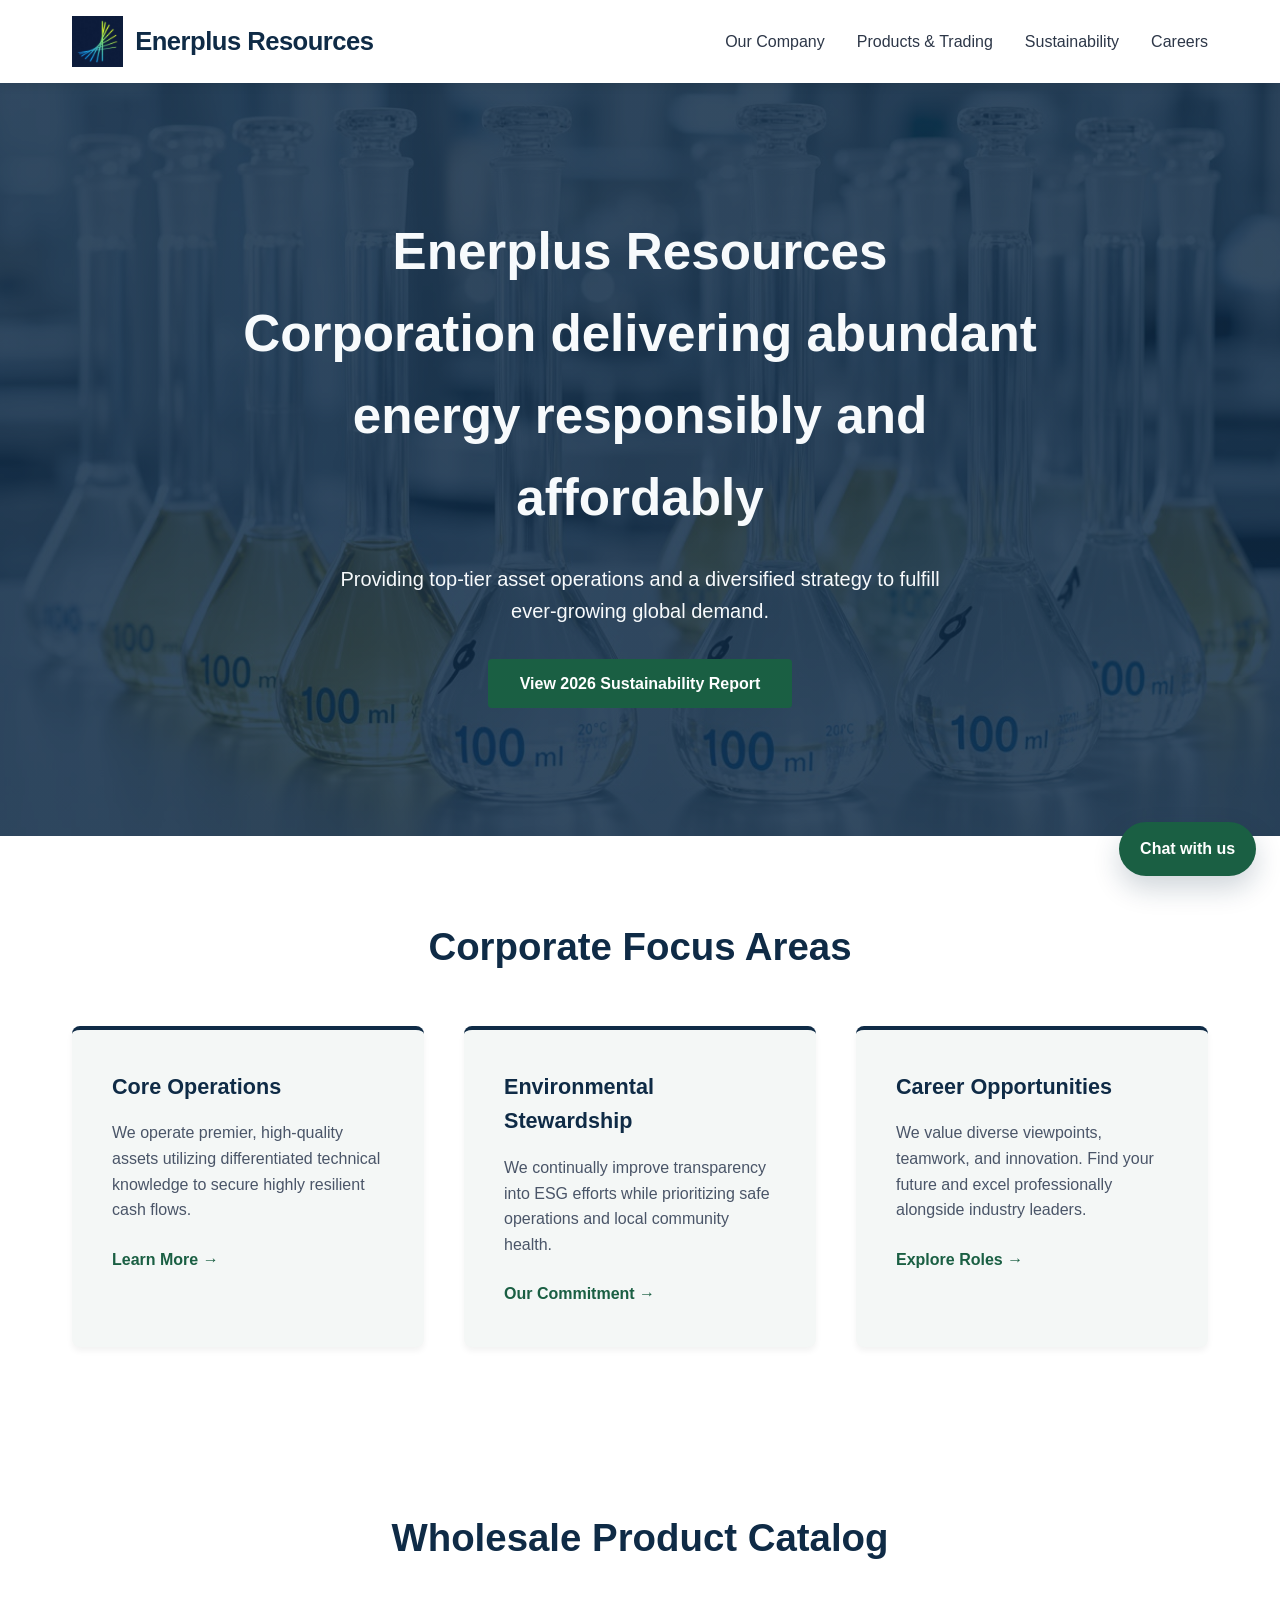
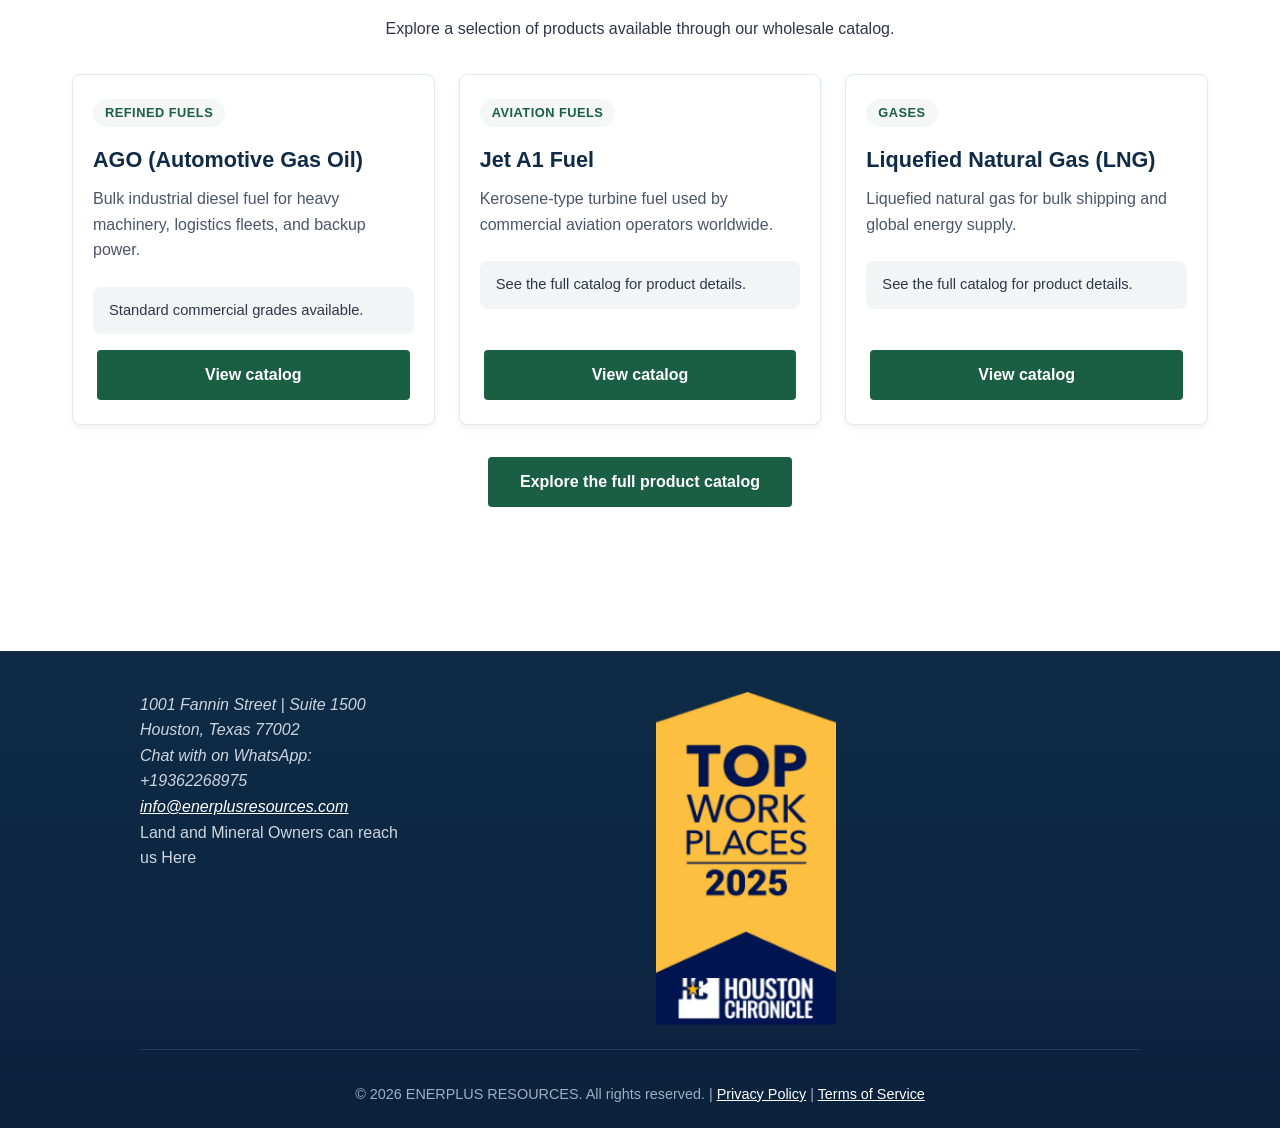
<file: index.html>
<!DOCTYPE html>
<html lang="en">
<head>
    <meta charset="UTF-8">
    <meta name="viewport" content="width=device-width, initial-scale=1.0">
    <title>Enerplus Resources</title>
    <!-- External Stylesheet Link -->
    <link rel="stylesheet" href="style.css">
</head>
<body>

    <!-- Header Navigation -->
     <header>
        <nav class="navbar">
            <a href="index.html" class="logo">
                <img src="assets/enerplus-logo.jpeg" alt="Enerplus Resources">
                <span class="logo-text">Enerplus Resources</span>
            </a>
            <button class="menu-toggle" id="mobile-menu" aria-label="Toggle Navigation" aria-expanded="false">
                <span></span>
                <span></span>
                <span></span>
            </button>
            <ul class="nav-links" id="nav-list">
                <li><a href="company.html">Our Company</a></li>
                <li><a href="operations.html">Products & Trading</a></li>
                <li><a href="sustainability.html">Sustainability</a></li>
                <li><a href="careers.html">Careers</a></li>
            </ul>
        </nav>
    </header>


    <!-- Hero Section -->
    <section class="hero">
        <div class="hero-content">
            <h1>Enerplus Resources Corporation delivering abundant energy responsibly and affordably</h1>
            <p>Providing top-tier asset operations and a diversified strategy to fulfill ever-growing global demand.</p>
            <a href="sustainability.html" class="btn">View 2026 Sustainability Report</a>
        </div>
    </section>

    <!-- Main Features / Grid Section -->
    <main class="section">
        <h2 class="section-title">Corporate Focus Areas</h2>
        <div class="grid">
            
            <!-- Card 1 -->
            <div class="card">
                <h3>Core Operations</h3>
                <p>We operate premier, high-quality assets utilizing differentiated technical knowledge to secure highly resilient cash flows.</p>
                <a href="operations.html" class="card-link">Learn More &rarr;</a>
            </div>

            <!-- Card 2 -->
            <div class="card">
                <h3>Environmental Stewardship</h3>
                <p>We continually improve transparency into ESG efforts while prioritizing safe operations and local community health.</p>
                <a href="sustainability.html" class="card-link">Our Commitment &rarr;</a>
            </div>

            <!-- Card 3 -->
            <div class="card">
                <h3>Career Opportunities</h3>
                <p>We value diverse viewpoints, teamwork, and innovation. Find your future and excel professionally alongside industry leaders.</p>
                <a href="careers.html" class="card-link">Explore Roles &rarr;</a>
            </div>

        </div>
    </main>

    <section class="section featured-products" aria-labelledby="featured-products-title">
        <h2 class="section-title" id="featured-products-title">Wholesale Product Catalog</h2>
        <p class="section-subtitle">Explore a selection of products available through our wholesale catalog.</p>
        <div class="featured-products-grid">
            <article class="ops-card">
                <div class="ops-card-body">
                    <span class="ops-badge">Refined Fuels</span>
                    <h3>AGO (Automotive Gas Oil)</h3>
                    <p>Bulk industrial diesel fuel for heavy machinery, logistics fleets, and backup power.</p>
                    <div class="product-specs">Standard commercial grades available.</div>
                </div>
                <a href="operations.html" class="btn-order">View catalog</a>
            </article>
            <article class="ops-card">
                <div class="ops-card-body">
                    <span class="ops-badge">Aviation Fuels</span>
                    <h3>Jet A1 Fuel</h3>
                    <p>Kerosene-type turbine fuel used by commercial aviation operators worldwide.</p>
                    <div class="product-specs">See the full catalog for product details.</div>
                </div>
                <a href="operations.html" class="btn-order">View catalog</a>
            </article>
            <article class="ops-card">
                <div class="ops-card-body">
                    <span class="ops-badge">Gases</span>
                    <h3>Liquefied Natural Gas (LNG)</h3>
                    <p>Liquefied natural gas for bulk shipping and global energy supply.</p>
                    <div class="product-specs">See the full catalog for product details.</div>
                </div>
                <a href="operations.html" class="btn-order">View catalog</a>
            </article>
        </div>
        <div class="featured-products-cta">
            <a href="operations.html" class="btn">Explore the full product catalog</a>
        </div>
    </section>

    <!-- Corporate Footer -->
    <footer>
        <div class="footer-container">
            <div class="footer-info">
                <address>
                    1001 Fannin Street | Suite 1500
                 Houston, Texas 77002<br>
                    Chat with on WhatsApp: +19362268975<br>
                    <a href="mailto:info@enerplusresources.com">info@enerplusresources.com</a>
                </address>

                <p>Land and Mineral Owners can reach us Here</p>
            </div>
            
            <div class="footer-col">
                <div class="award-box">
                    <div class="award-title"><img src="assets/Enerplus_Careers_Workplace_Desktop_Footer.png.webp" alt="Enerplus Careers Workplace Award"></div>
                </div>
            </div>

            <button class="chat-launcher" id="chatLauncher" type="button" aria-label="Open chat">Chat with us</button>
            <aside class="chat-popover" id="chatPopover" aria-hidden="true" style="display: none;"><div class="chat-popover-header"><div><p class="kicker">Private chat</p><h2>How can we help?</h2></div><button class="chat-close" id="chatClose" type="button" aria-label="Close chat">&times;</button></div><form id="chatForm" class="form"><label>Your name<input type="text" id="chatName" required /></label><label>Email<input type="email" id="chatEmail" required /></label><label>Message<textarea id="chatMessage" rows="5" required placeholder="Tell us how we can help you."></textarea></label><button class="primary-btn" type="submit">Send message <span>&#8594;</span></button></form><div id="chatMessageStatus" class="message" hidden></div></aside>

                </div>
        <div class="footer-bottom">
            <p>&copy; 2026 ENERPLUS RESOURCES. All rights reserved. | <a href="privacy-policy.html" style="color: #fff; text-decoration: underline;">Privacy Policy</a> | <a href="terms-of-service.html" style="color: #fff; text-decoration: underline;">Terms of Service</a></p>
        </div>
    </footer>

    <!-- External JavaScript Link -->
    <script src="script.js"></script>
</body>
</html>
</file>
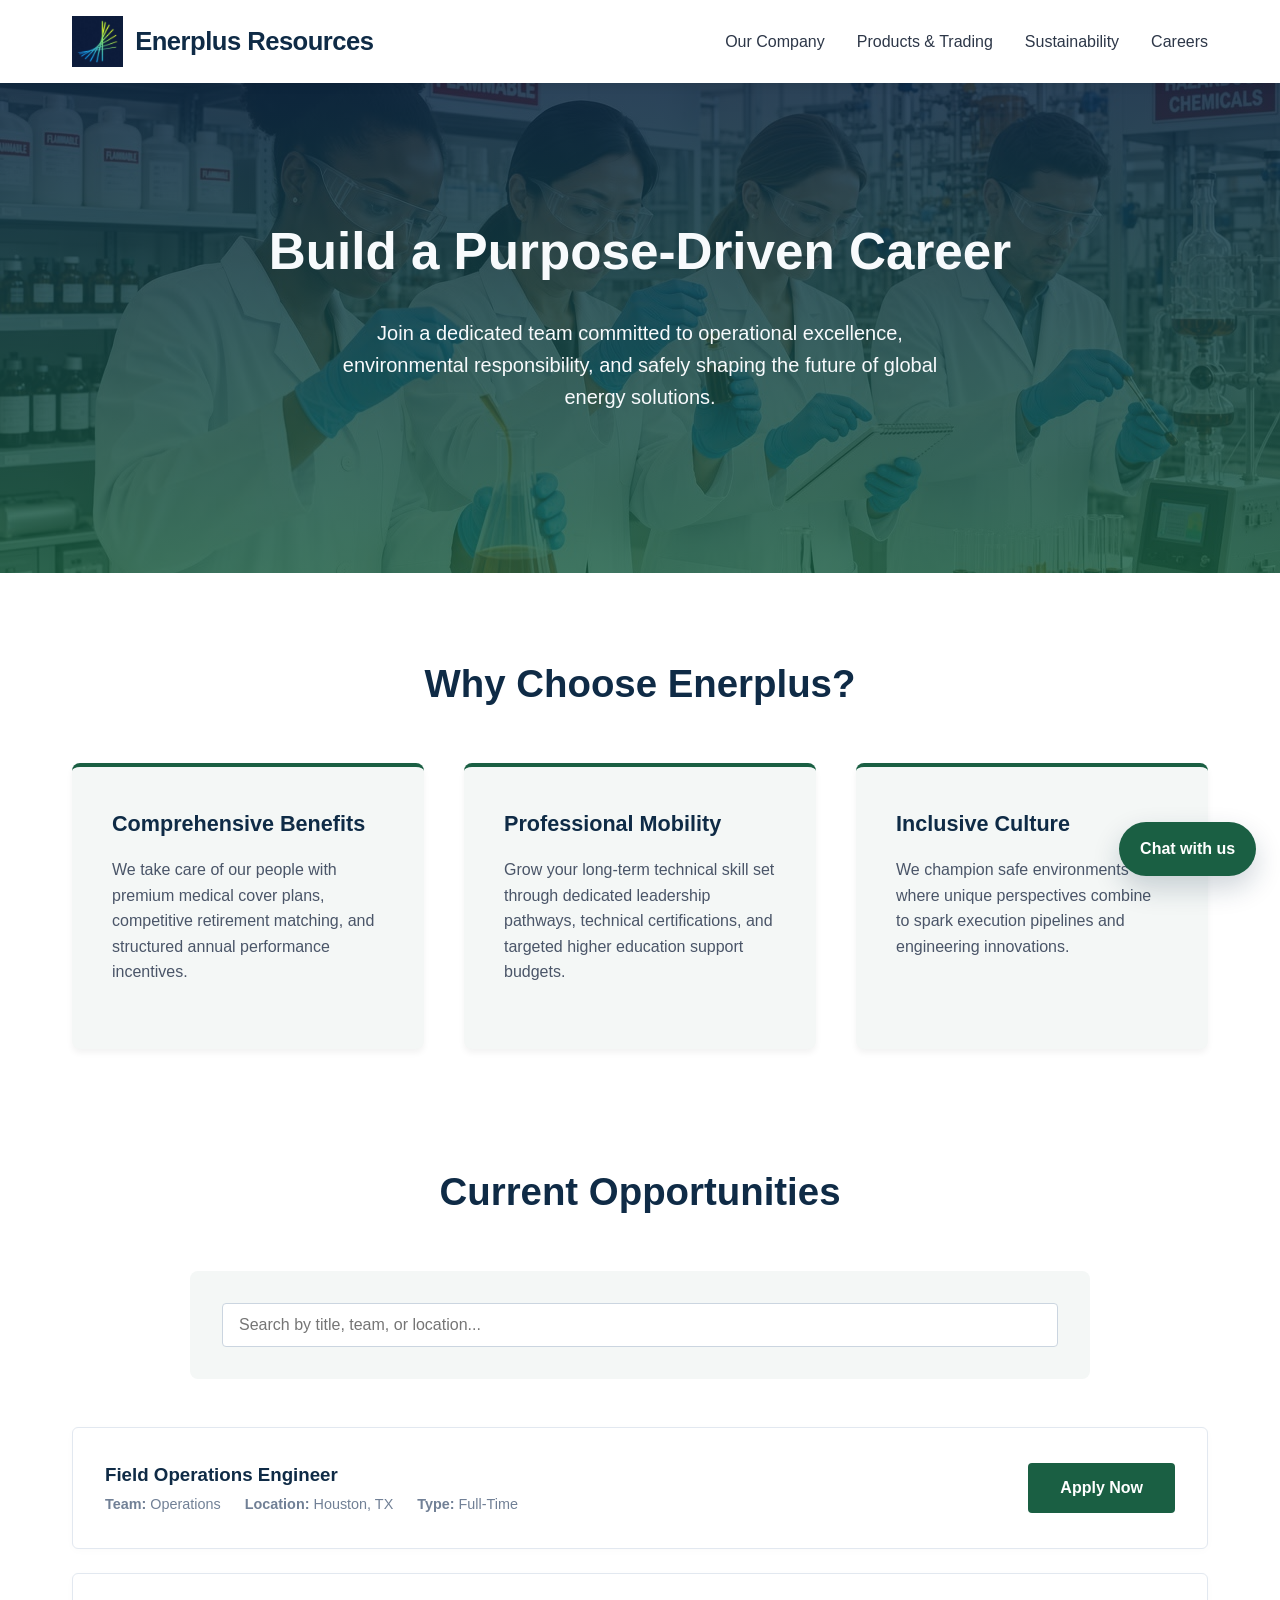
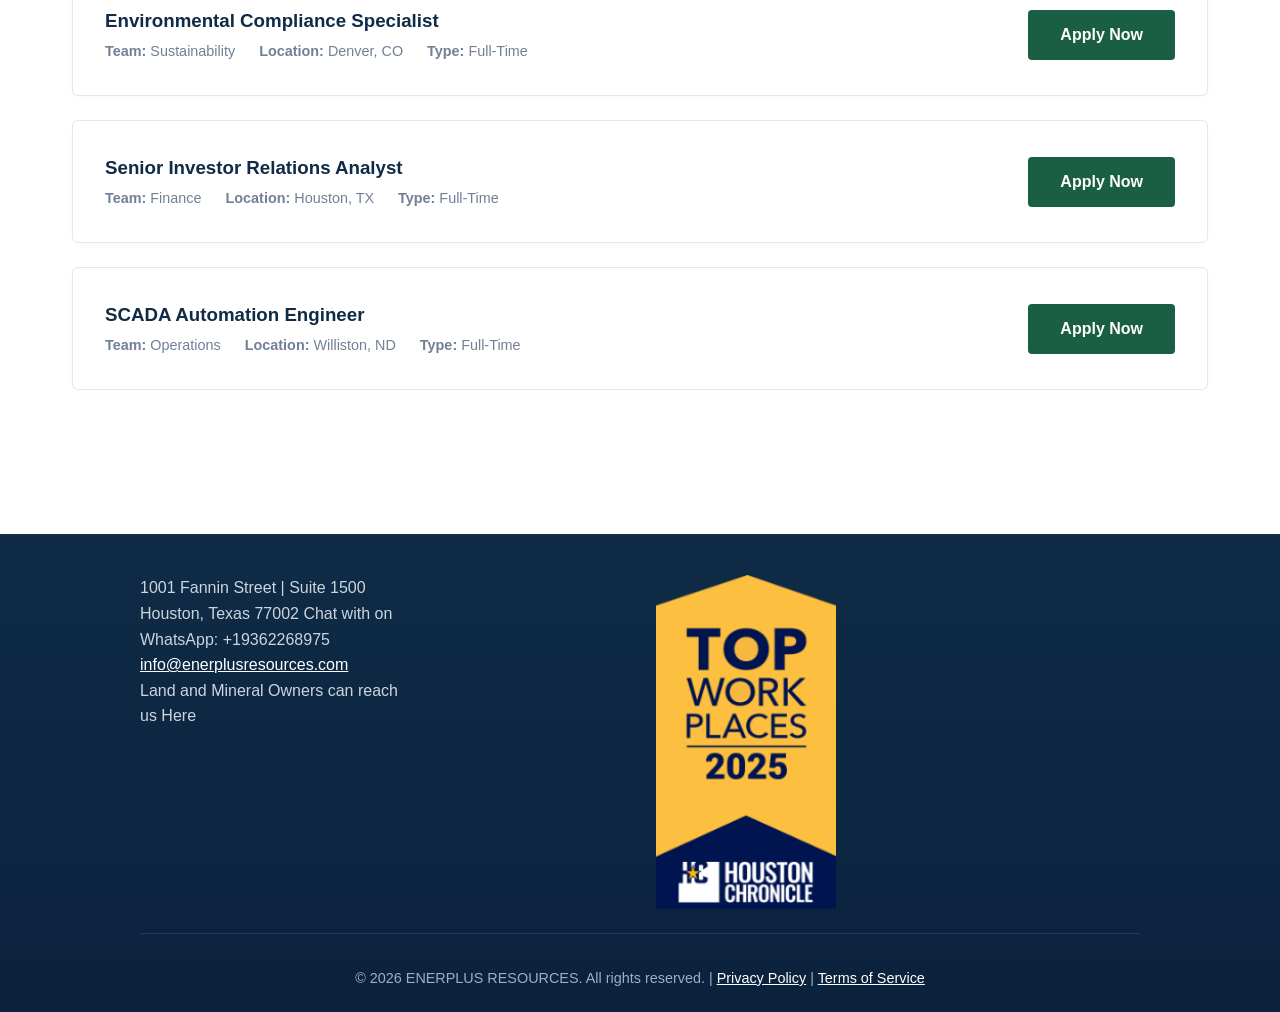
<file: careers.html>
<!DOCTYPE html>
<html lang="en">
<head>
    <meta charset="UTF-8">
    <meta name="viewport" content="width=device-width, initial-scale=1.0">
    <title>Careers - Enerplus Resources</title>
    <!-- Links to your existing stylesheet -->
    <link rel="stylesheet" href="style.css">
    
</head>
<body>

    <!-- Header Navigation -->
    <header>
        <nav class="navbar">
            <a href="index.html" class="logo">
                <img src="assets/enerplus-logo.jpeg" alt="Enerplus Resources">
                <span class="logo-text">Enerplus Resources</span>
            </a>
            <button class="menu-toggle" id="mobile-menu" aria-label="Toggle Navigation">
                <span></span>
                <span></span>
                <span></span>
            </button>
            <ul class="nav-links" id="nav-list">
                <li><a href="company.html">Our Company</a></li>
                <li><a href="operations.html">Products & Trading</a></li>
                <li><a href="sustainability.html">Sustainability</a></li>
                <li><a href="careers.html">Careers</a></li>
            </ul>
        </nav>
    </header>

    <!-- Careers Hero Banner -->
    <section class="hero careers-hero">
        <div class="hero-content">
            <h1>Build a Purpose-Driven Career</h1>
            <p>Join a dedicated team committed to operational excellence, environmental responsibility, and safely shaping the future of global energy solutions.</p>
        </div>
    </section>

    <!-- Culture Pillars Section -->
    <section class="section" style="padding-bottom: 2rem;">
        <h2 class="section-title">Why Choose Enerplus?</h2>
        <div class="grid">
            <div class="card" style="border-top-color: var(--secondary-color);">
                <h3>Comprehensive Benefits</h3>
                <p>We take care of our people with premium medical cover plans, competitive retirement matching, and structured annual performance incentives.</p>
            </div>
            <div class="card" style="border-top-color: var(--secondary-color);">
                <h3>Professional Mobility</h3>
                <p>Grow your long-term technical skill set through dedicated leadership pathways, technical certifications, and targeted higher education support budgets.</p>
            </div>
            <div class="card" style="border-top-color: var(--secondary-color);">
                <h3>Inclusive Culture</h3>
                <p>We champion safe environments where unique perspectives combine to spark execution pipelines and engineering innovations.</p>
            </div>
        </div>
    </section>

    <!-- Job Board Workspace Wrapper -->
    <main class="section">
        <h2 class="section-title">Current Opportunities</h2>

        <!-- Interactive Search Layout Bar -->
        <div class="filter-section">
            <input type="text" id="job-search" class="search-input" placeholder="Search by title, team, or location...">
        </div>

        <!-- Dynamic Target Output Feed Container -->
        <div class="jobs-list" id="open-roles">
            
            <!-- Job Entry 1 -->
            <div class="job-row" data-title="field operations engineer" data-team="operations" data-location="houston, tx">
                <div class="job-info">
                    <h3>Field Operations Engineer</h3>
                    <div class="job-meta">
                        <span><strong>Team:</strong> Operations</span>
                        <span><strong>Location:</strong> Houston, TX</span>
                        <span><strong>Type:</strong> Full-Time</span>
                    </div>
                </div>
                <a href="mailto:info@enerplusresources.com?subject=Job%20Application%3A%20Field%20Operations%20Engineer" class="btn">Apply Now</a>
            </div>

            <!-- Job Entry 2 -->
            <div class="job-row" data-title="environmental compliance specialist esg" data-team="sustainability" data-location="denver, co">
                <div class="job-info">
                    <h3>Environmental Compliance Specialist</h3>
                    <div class="job-meta">
                        <span><strong>Team:</strong> Sustainability</span>
                        <span><strong>Location:</strong> Denver, CO</span>
                        <span><strong>Type:</strong> Full-Time</span>
                    </div>
                </div>
                <a href="mailto:info@enerplusresources.com?subject=Job%20Application%3A%20Environmental%20Compliance%20Specialist" class="btn">Apply Now</a>
            </div>

            <!-- Job Entry 3 -->
            <div class="job-row" data-title="senior investor relations analyst" data-team="finance" data-location="houston, tx">
                <div class="job-info">
                    <h3>Senior Investor Relations Analyst</h3>
                    <div class="job-meta">
                        <span><strong>Team:</strong> Finance</span>
                        <span><strong>Location:</strong> Houston, TX</span>
                        <span><strong>Type:</strong> Full-Time</span>
                    </div>
                </div>
                <a href="mailto:info@enerplusresources.com?subject=Job%20Application%3A%20Senior%20Investor%20Relations%20Analyst" class="btn">Apply Now</a>
            </div>

            <!-- Job Entry 4 -->
            <div class="job-row" data-title="scada automation engineer" data-team="operations" data-location="williston, nd">
                <div class="job-info">
                    <h3>SCADA Automation Engineer</h3>
                    <div class="job-meta">
                        <span><strong>Team:</strong> Operations</span>
                        <span><strong>Location:</strong> Williston, ND</span>
                        <span><strong>Type:</strong> Full-Time</span>
                    </div>
                </div>
                <a href="mailto:info@enerplusresources.com?subject=Job%20Application%3A%20SCADA%20Automation%20Engineer" class="btn">Apply Now</a>
            </div>

        </div>
    </main>

    <!-- Corporate Footer -->
    <footer>
        <div class="footer-container">
            <div class="footer-info">
                <span>1001 Fannin Street | Suite 1500 <br> Houston, Texas 77002
                    Chat with on WhatsApp: +19362268975
                    <a href="mailto:info@enerplusresources.com">info@enerplusresources.com</a>
                </span>
                <p>Land and Mineral Owners can reach us Here</p>
            </div>

            <div class="footer-col">
                <div class="award-box">
                    <div class="award-title"><img src="assets/Enerplus_Careers_Workplace_Desktop_Footer.png.webp" alt="Enerplus Careers Workplace Award"></div>
                </div>
            </div>

            <aside class="chat-popover" id="chatPopover" aria-hidden="true"><div class="chat-popover-header"><div><p class="kicker">Private chat</p><h2>How can we help?</h2></div><button class="chat-close" id="chatClose" type="button" aria-label="Close chat">&times;</button></div><form id="chatForm" class="form"><label>Your name<input type="text" id="chatName" required /></label><label>Email<input type="email" id="chatEmail" required /></label><label>Message<textarea id="chatMessage" rows="5" required placeholder="Tell us how we can help you."></textarea></label><button class="primary-btn" type="submit">Send message <span>&#8594;</span></button></form><div id="chatMessageStatus" class="message" hidden></div></aside>

        </div>
        <div class="footer-bottom">
            <p>&copy; 2026 ENERPLUS RESOURCES. All rights reserved. | <a href="privacy-policy.html" style="color: #fff; text-decoration: underline;">Privacy Policy</a> | <a href="terms-of-service.html" style="color: #fff; text-decoration: underline;">Terms of Service</a></p>
        </div>
    </footer>

    <!-- Links to your existing script -->
    <script src="script.js"></script>
</body>
</html>
</file>
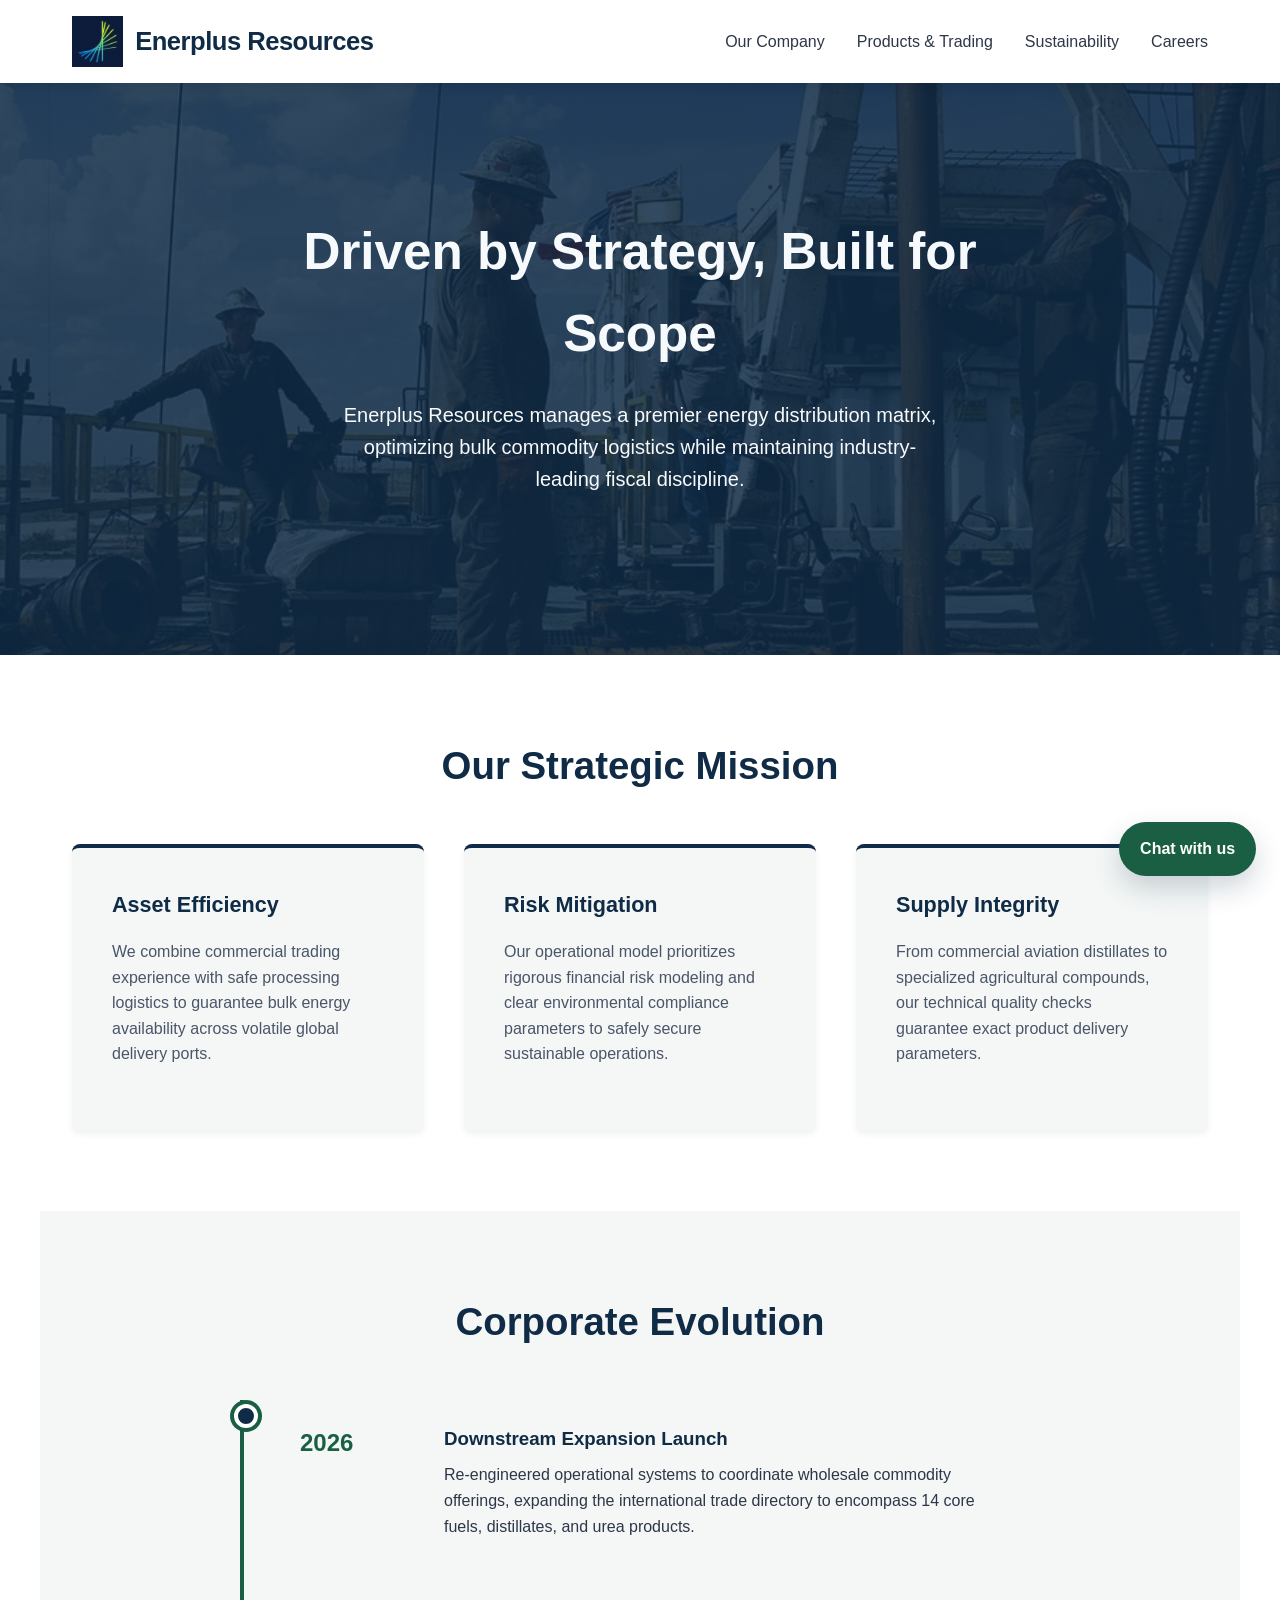
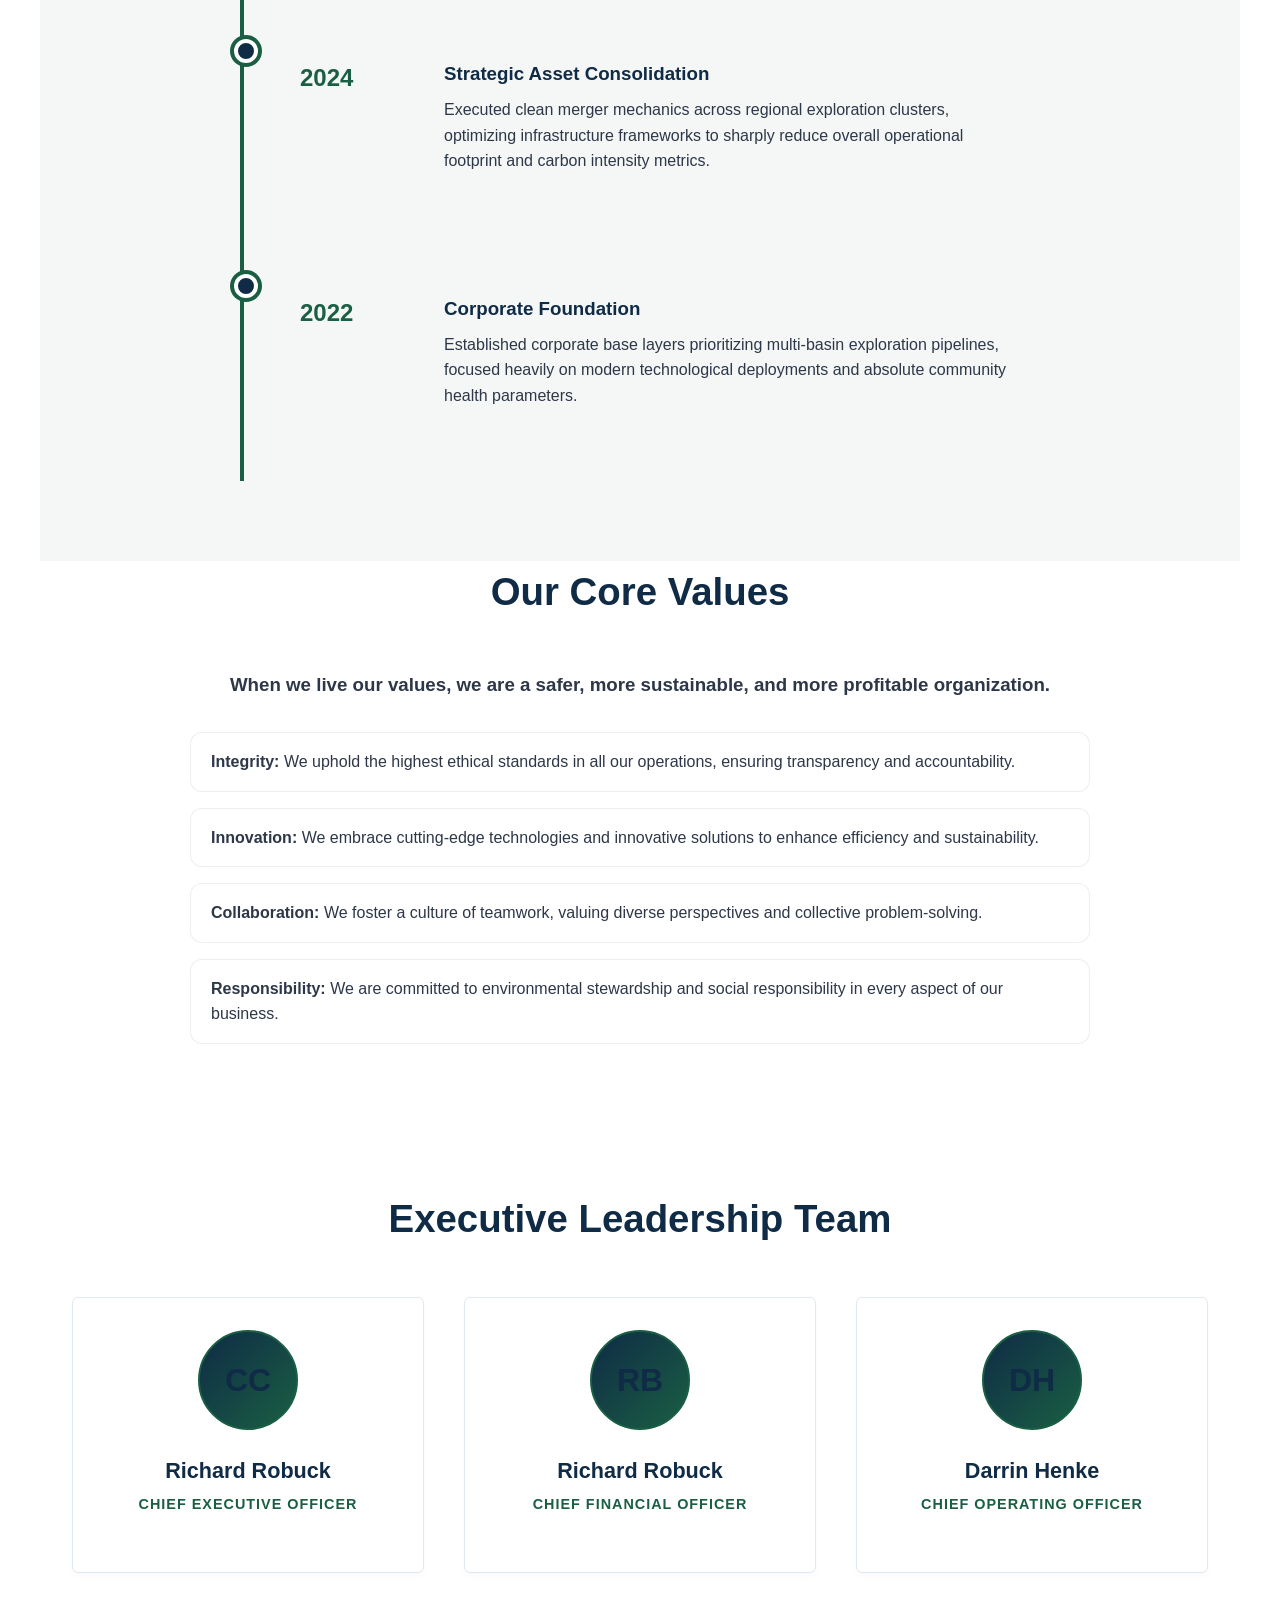
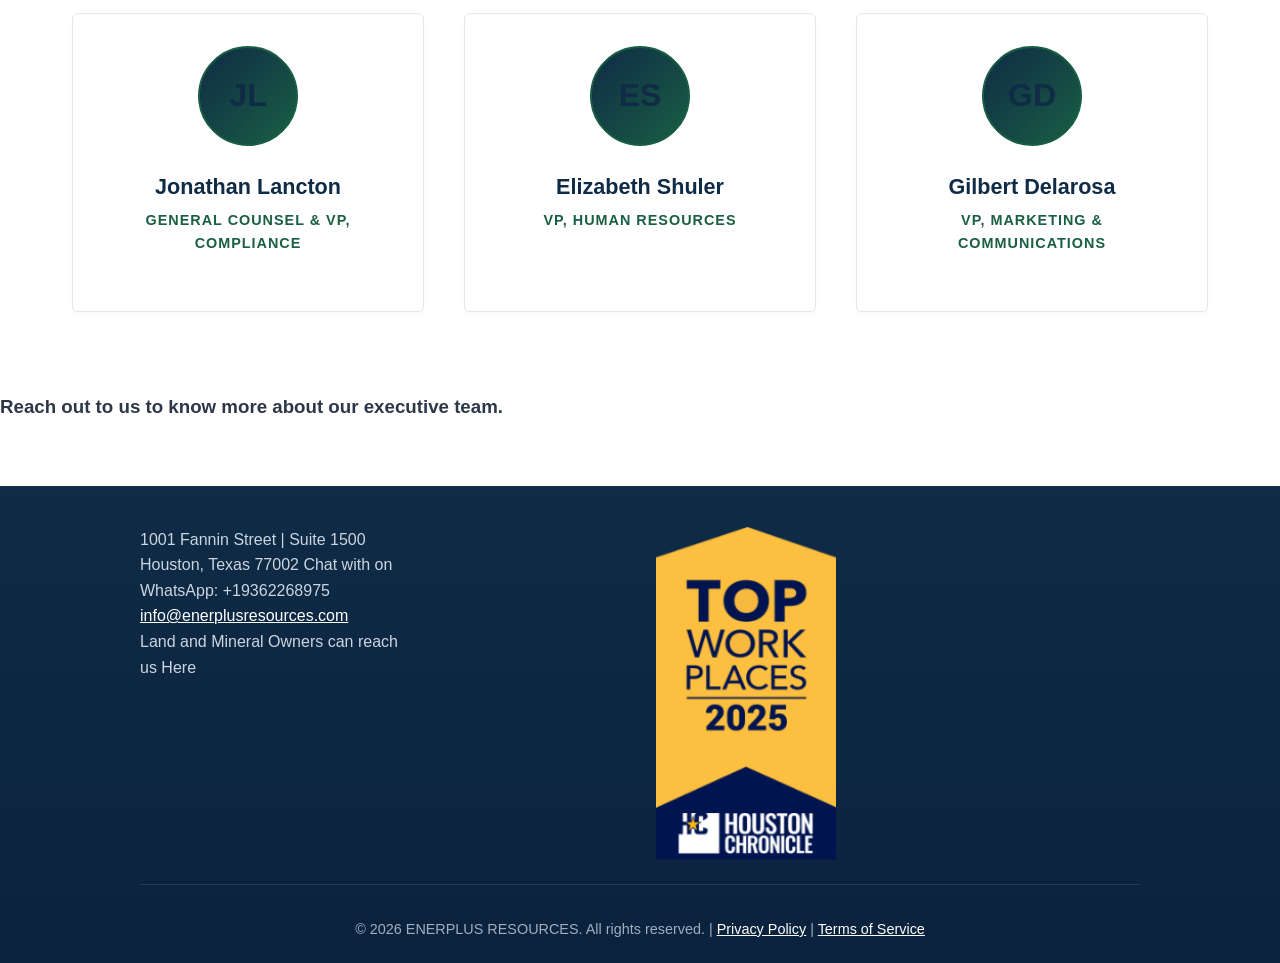
<file: company.html>
<!DOCTYPE html>
<html lang="en">
<head>
    <meta charset="UTF-8">
    <meta name="viewport" content="width=device-width, initial-scale=1.0">
    <title>Our Company - Enerplus Resources</title>
    <link rel="stylesheet" href="style.css">
    
</head>
<body>

    <!-- Header Navigation -->
     <header>
        <nav class="navbar">
            <a href="index.html" class="logo">
                <img src="assets/enerplus-logo.jpeg" alt="Enerplus Resources">
                <span class="logo-text">Enerplus Resources</span>
            </a>
            <button class="menu-toggle" id="mobile-menu" aria-label="Toggle Navigation" aria-expanded="false">
                <span></span>
                <span></span>
                <span></span>
            </button>
            <ul class="nav-links" id="nav-list">
                <li><a href="company.html">Our Company</a></li>
                <li><a href="operations.html">Products & Trading</a></li>
                <li><a href="sustainability.html">Sustainability</a></li>
                <li><a href="careers.html">Careers</a></li>
            </ul>
        </nav>
    </header>

    <!-- Company Profile Hero Section -->
    <section class="hero company-hero">
        <div class="hero-content">
            <h1>Driven by Strategy, Built for Scope</h1>
            <p>Enerplus Resources manages a premier energy distribution matrix, optimizing bulk commodity logistics while maintaining industry-leading fiscal discipline.</p>
        </div>
    </section>

    <!-- Core Philosophy Section -->
    <main class="section">
        <h2 class="section-title">Our Strategic Mission</h2>
        <div class="grid">
            <div class="card">
                <h3>Asset Efficiency</h3>
                <p>We combine commercial trading experience with safe processing logistics to guarantee bulk energy availability across volatile global delivery ports.</p>
            </div>
            <div class="card">
                <h3>Risk Mitigation</h3>
                <p>Our operational model prioritizes rigorous financial risk modeling and clear environmental compliance parameters to safely secure sustainable operations.</p>
            </div>
            <div class="card">
                <h3>Supply Integrity</h3>
                <p>From commercial aviation distillates to specialized agricultural compounds, our technical quality checks guarantee exact product delivery parameters.</p>
            </div>
        </div>
    </main>

    <!-- Corporate History Timeline Section -->
    <section class="timeline-section">
        <h2 class="section-title">Corporate Evolution</h2>
        <div class="timeline-container">
            
            <!-- Timeline Block 1 -->
            <div class="timeline-item">
                <div class="timeline-year">2026</div>
                <div class="timeline-content">
                    <h3>Downstream Expansion Launch</h3>
                    <p>Re-engineered operational systems to coordinate wholesale commodity offerings, expanding the international trade directory to encompass 14 core fuels, distillates, and urea products.</p>
                </div>
            </div>

            <!-- Timeline Block 2 -->
            <div class="timeline-item">
                <div class="timeline-year">2024</div>
                <div class="timeline-content">
                    <h3>Strategic Asset Consolidation</h3>
                    <p>Executed clean merger mechanics across regional exploration clusters, optimizing infrastructure frameworks to sharply reduce overall operational footprint and carbon intensity metrics.</p>
                </div>
            </div>

            <!-- Timeline Block 3 -->
            <div class="timeline-item">
                <div class="timeline-year">2022</div>
                <div class="timeline-content">
                    <h3>Corporate Foundation</h3>
                    <p>Established corporate base layers prioritizing multi-basin exploration pipelines, focused heavily on modern technological deployments and absolute community health parameters.</p>
                </div>
            </div>

        </div>
    </section>

    <section class="section-values">
        <div>
            <h2 class="section-title">Our Core Values</h2>
            <h3 class="section-subtitle">When we live our values, we are a safer, more sustainable, and more profitable organization.</h3>
            <ul class="values-list">
                <li><strong>Integrity:</strong> We uphold the highest ethical standards in all our operations, ensuring transparency and accountability.</li>
                <li><strong>Innovation:</strong> We embrace cutting-edge technologies and innovative solutions to enhance efficiency and sustainability.</li>
                <li><strong>Collaboration:</strong> We foster a culture of teamwork, valuing diverse perspectives and collective problem-solving.</li>
                <li><strong>Responsibility:</strong> We are committed to environmental stewardship and social responsibility in every aspect of our business.</li>
            </ul>
        </div>
    </section>

    <!-- Executive Directory Section -->
    <section class="section">
        <h2 class="section-title">Executive Leadership Team</h2>
        <div class="team-grid">
            
            <!-- Leader 1 -->
            <div class="team-card">
                <div class="team-avatar">CC</div>
                <h3>Richard Robuck</h3>
                <p>Chief Executive Officer</p>
            </div>

            <!-- Leader 2 -->
            <div class="team-card">
                <div class="team-avatar">RB</div>
                <h3>Richard Robuck</h3>
                <p>Chief Financial Officer</p>
            </div>

            <!-- Leader 3 -->
            <div class="team-card">
                <div class="team-avatar">DH</div>
                <h3>Darrin Henke</h3>
                <p>Chief Operating Officer</p>
            </div>

            <!-- Leader 4 -->
            <div class="team-card">
                <div class="team-avatar">JL</div>
                <h3>Jonathan Lancton</h3>
                <p>General Counsel & VP, Compliance</p>
            </div>

            <!-- Leader 5 -->
            <div class="team-card">
                <div class="team-avatar">ES</div>
                <h3>Elizabeth Shuler</h3>
                <p>VP, Human Resources</p>
            </div>

            <!-- Leader 6 -->
            <div class="team-card">
                <div class="team-avatar">GD</div>
                <h3>Gilbert Delarosa</h3>
                <p>VP, Marketing & Communications</p>
            </div>

        </div>
    </section>

    <h3>Reach out to us to know more about our executive team.</h3>

    <!-- Corporate Footer -->
    <footer>
        <div class="footer-container">
            <div class="footer-info">
                <span>1001 Fannin Street | Suite 1500 Houston, Texas 77002
                    Chat with on WhatsApp: +19362268975
                    <a href="mailto:info@enerplusresources.com">info@enerplusresources.com</a>
                </span>
                <p>Land and Mineral Owners can reach us Here</p>
            </div>
            
            <div class="footer-col">
                <div class="award-box">
                    <div class="award-title"><img src="assets/Enerplus_Careers_Workplace_Desktop_Footer.png.webp" alt="Enerplus Careers Workplace Award"></div>
                </div>
            </div>

            <aside class="chat-popover" id="chatPopover" aria-hidden="true"><div class="chat-popover-header"><div><p class="kicker">Private chat</p><h2>How can we help?</h2></div><button class="chat-close" id="chatClose" type="button" aria-label="Close chat">&times;</button></div><form id="chatForm" class="form"><label>Your name<input type="text" id="chatName" required /></label><label>Email<input type="email" id="chatEmail" required /></label><label>Message<textarea id="chatMessage" rows="5" required placeholder="Tell us how we can help you."></textarea></label><button class="primary-btn" type="submit">Send message <span>&#8594;</span></button></form><div id="chatMessageStatus" class="message" hidden></div></aside>

        </div>
        <div class="footer-bottom">
            <p>&copy; 2026 ENERPLUS RESOURCES. All rights reserved. | <a href="privacy-policy.html" style="color: #fff; text-decoration: underline;">Privacy Policy</a> | <a href="terms-of-service.html" style="color: #fff; text-decoration: underline;">Terms of Service</a></p>
        </div>
    </footer>

    <!-- Link to external global behavior file -->
    <script src="script.js"></script>
</body>
</html>
</file>
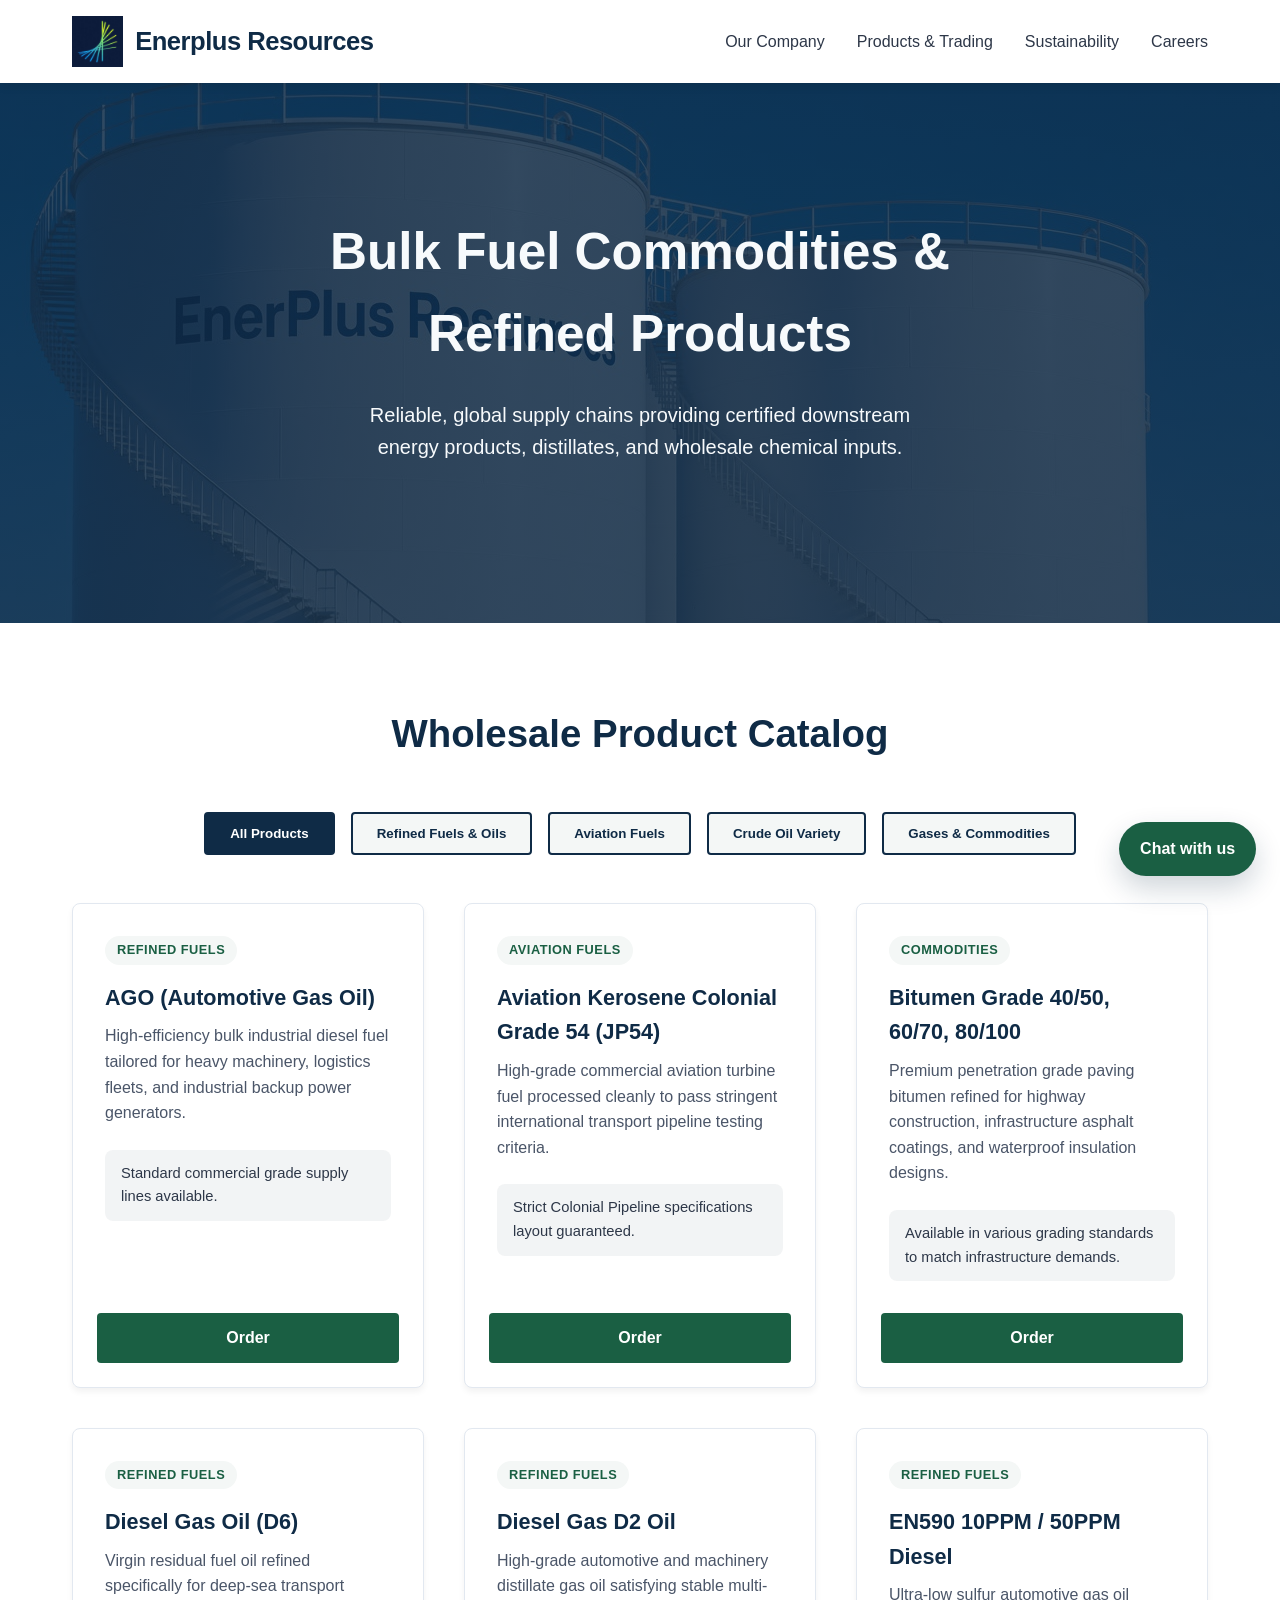
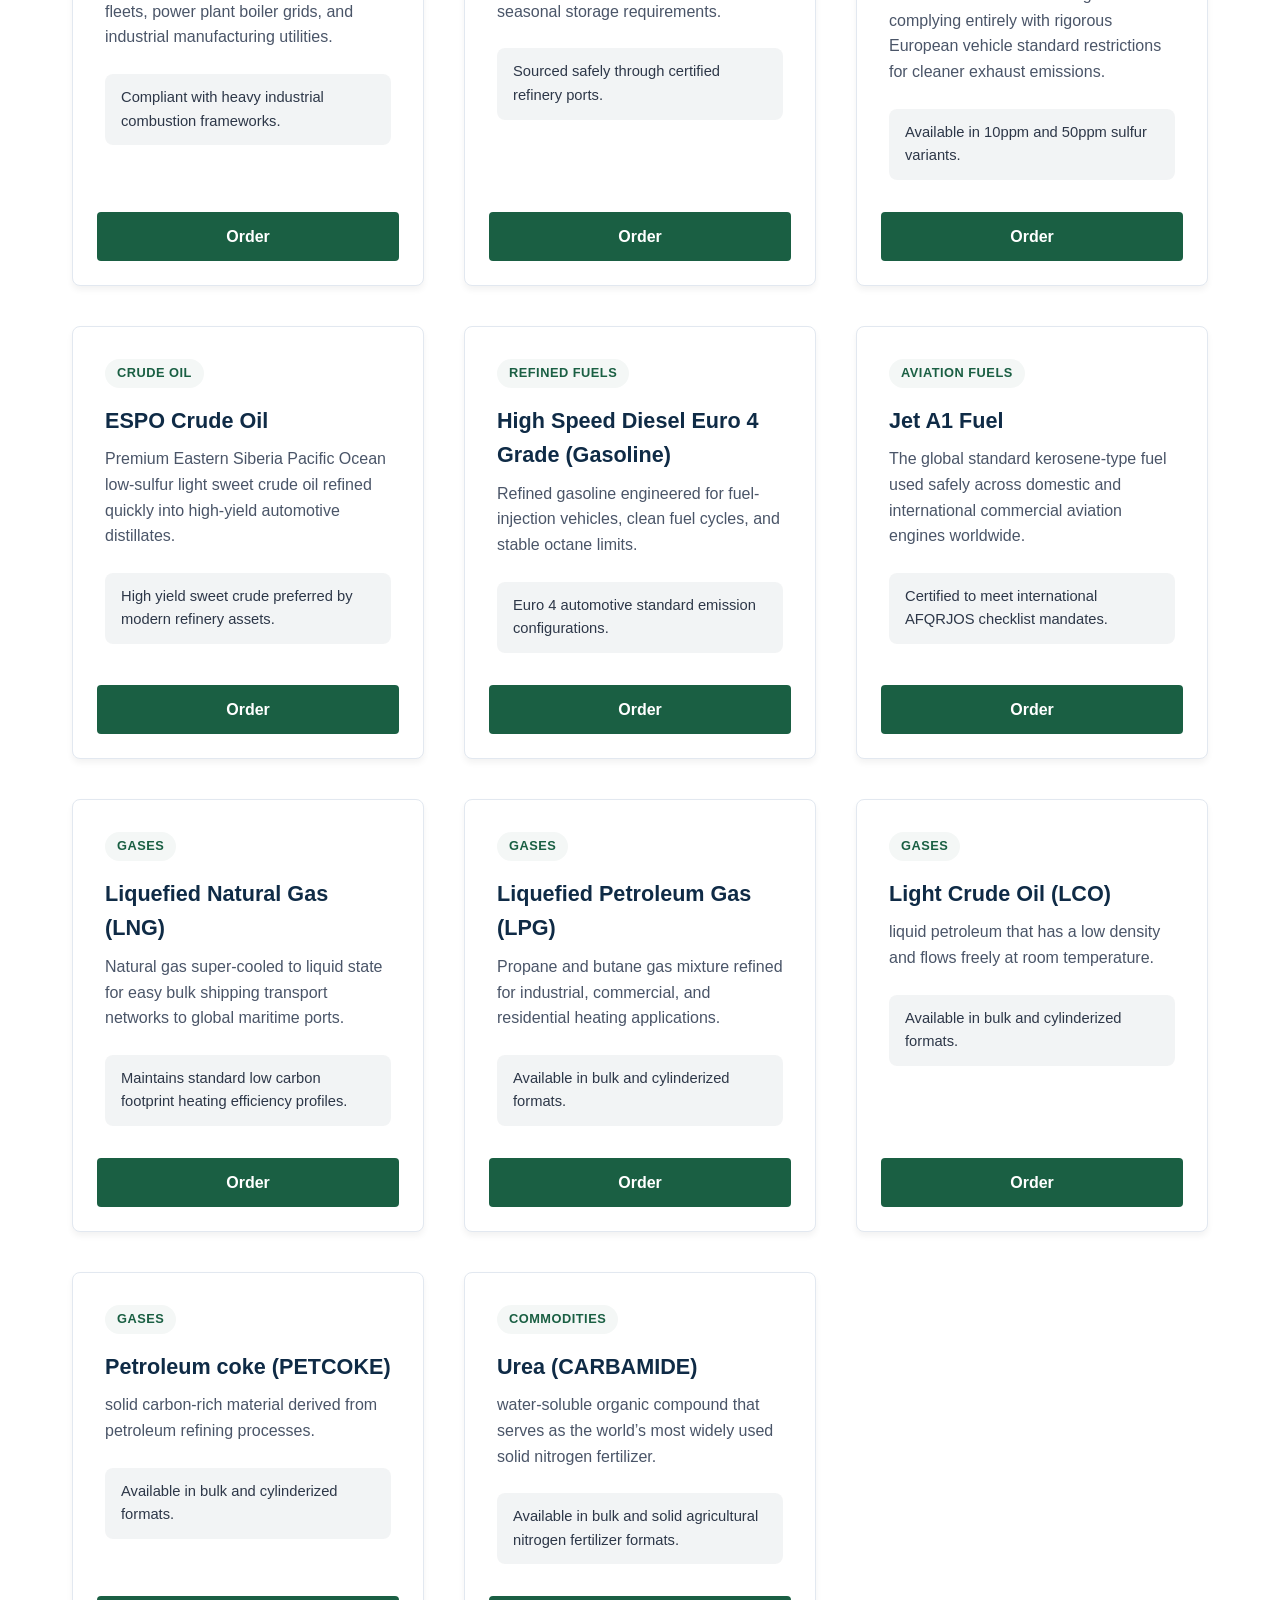
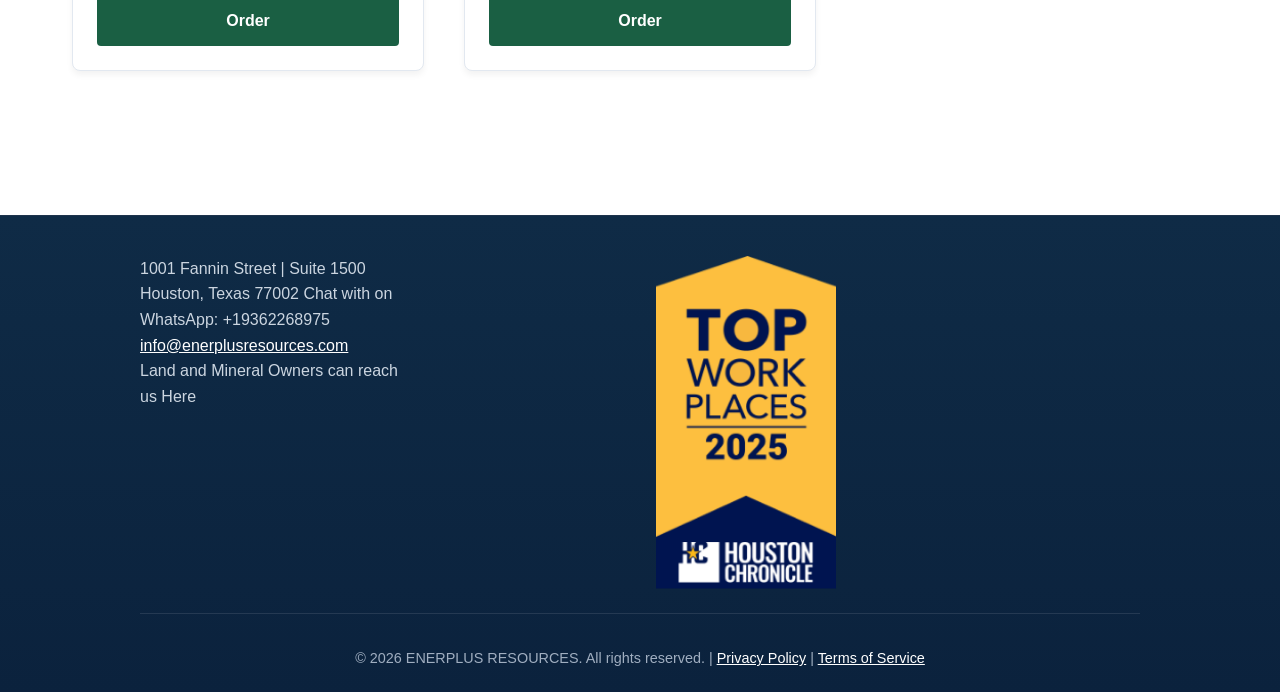
<file: operations.html>
<!DOCTYPE html>
<html lang="en">
<head>
    <meta charset="UTF-8">
    <meta name="viewport" content="width=device-width, initial-scale=1.0">
    <title>Products & Trading - Enerplus Resources</title>
    <!-- Link to external global layout stylesheet -->
    <link rel="stylesheet" href="style.css">
</head>
<body>

    <!-- Header Navigation -->
     <header>
        <nav class="navbar">
            <a href="index.html" class="logo">
                <img src="assets/enerplus-logo.jpeg" alt="Enerplus Resources">
                <span class="logo-text">Enerplus Resources</span>
            </a>
            <button class="menu-toggle" id="mobile-menu" aria-label="Toggle Navigation" aria-expanded="false">
                <span></span>
                <span></span>
                <span></span>
            </button>
            <ul class="nav-links" id="nav-list">
                <li><a href="company.html">Our Company</a></li>
                <li><a href="operations.html">Products & Trading</a></li>
                <li><a href="sustainability.html">Sustainability</a></li>
                <li><a href="careers.html">Careers</a></li>
            </ul>
        </nav>
    </header>

    <!-- Products Hero Section -->
    <section class="hero ops-hero">
        <div class="hero-content">
            <h1>Bulk Fuel Commodities & Refined Products</h1>
            <p>Reliable, global supply chains providing certified downstream energy products, distillates, and wholesale chemical inputs.</p>
        </div>
    </section>

    <!-- Global Product Supply Catalog -->
    <main class="section">
        <h2 class="section-title">Wholesale Product Catalog</h2>

        <!-- Interactive Category Filtering Controls -->
        <div class="filter-buttons">
            <button class="filter-btn active" data-category="all">All Products</button>
            <button class="filter-btn" data-category="refined">Refined Fuels & Oils</button>
            <button class="filter-btn" data-category="aviation">Aviation Fuels</button>
            <button class="filter-btn" data-category="crude">Crude Oil Variety</button>
            <button class="filter-btn" data-category="gas-commodities">Gases & Commodities</button>
        </div>

        <!-- Product Grid Container -->
        <div class="ops-grid" id="product-container">
            
            <!-- Product 1 -->
            <div class="ops-card" data-category="refined">
                <div class="ops-card-body">
                    <span class="ops-badge">Refined Fuels</span>
                    <h3>AGO (Automotive Gas Oil)</h3>
                    <p>High-efficiency bulk industrial diesel fuel tailored for heavy machinery, logistics fleets, and industrial backup power generators.</p>
                    <div class="product-specs">Standard commercial grade supply lines available.</div>
                </div>
                <a href="mailto:info@enerplusresources.com" class="btn-order">Order</a>
            </div>

            <!-- Product 2 -->
            <div class="ops-card" data-category="aviation">
                <div class="ops-card-body">
                    <span class="ops-badge">Aviation Fuels</span>
                    <h3>Aviation Kerosene Colonial Grade 54 (JP54)</h3>
                    <p>High-grade commercial aviation turbine fuel processed cleanly to pass stringent international transport pipeline testing criteria.</p>
                    <div class="product-specs">Strict Colonial Pipeline specifications layout guaranteed.</div>
                </div>
                <a href="mailto:info@enerplusresources.com" class="btn-order">Order</a>
            </div>

            <!-- Product 3 -->
            <div class="ops-card" data-category="gas-commodities">
                <div class="ops-card-body">
                    <span class="ops-badge">Commodities</span>
                    <h3>Bitumen Grade 40/50, 60/70, 80/100</h3>
                    <p>Premium penetration grade paving bitumen refined for highway construction, infrastructure asphalt coatings, and waterproof insulation designs.</p>
                    <div class="product-specs">Available in various grading standards to match infrastructure demands.</div>
                </div>
                <a href="mailto:info@enerplusresources.com" class="btn-order">Order</a>
            </div>

            <!-- Product 4 -->
            <div class="ops-card" data-category="refined">
                <div class="ops-card-body">
                    <span class="ops-badge">Refined Fuels</span>
                    <h3>Diesel Gas Oil (D6)</h3>
                    <p>Virgin residual fuel oil refined specifically for deep-sea transport fleets, power plant boiler grids, and industrial manufacturing utilities.</p>
                    <div class="product-specs">Compliant with heavy industrial combustion frameworks.</div>
                </div>
                <a href="mailto:info@enerplusresources.com" class="btn-order">Order</a>
            </div>

            <!-- Product 5 -->
            <div class="ops-card" data-category="refined">
                <div class="ops-card-body">
                    <span class="ops-badge">Refined Fuels</span>
                    <h3>Diesel Gas D2 Oil</h3>
                    <p>High-grade automotive and machinery distillate gas oil satisfying stable multi-seasonal storage requirements.</p>
                    <div class="product-specs">Sourced safely through certified refinery ports.</div>
                </div>
                <a href="mailto:info@enerplusresources.com" class="btn-order">Order</a>
            </div>

            <!-- Product 6 -->
            <div class="ops-card" data-category="refined">
                <div class="ops-card-body">
                    <span class="ops-badge">Refined Fuels</span>
                    <h3>EN590 10PPM / 50PPM Diesel</h3>
                    <p>Ultra-low sulfur automotive gas oil complying entirely with rigorous European vehicle standard restrictions for cleaner exhaust emissions.</p>
                    <div class="product-specs">Available in 10ppm and 50ppm sulfur variants.</div>
                </div>
                <a href="mailto:info@enerplusresources.com" class="btn-order">Order</a>
            </div>

            <!-- Product 7 -->
            <div class="ops-card" data-category="crude">
                <div class="ops-card-body">
                    <span class="ops-badge">Crude Oil</span>
                    <h3>ESPO Crude Oil</h3>
                    <p>Premium Eastern Siberia Pacific Ocean low-sulfur light sweet crude oil refined quickly into high-yield automotive distillates.</p>
                    <div class="product-specs">High yield sweet crude preferred by modern refinery assets.</div>
                </div>
                <a href="mailto:info@enerplusresources.com" class="btn-order">Order</a>
            </div>

            <!-- Product 8 -->
            <div class="ops-card" data-category="refined">
                <div class="ops-card-body">
                    <span class="ops-badge">Refined Fuels</span>
                    <h3>High Speed Diesel Euro 4 Grade (Gasoline)</h3>
                    <p>Refined gasoline engineered for fuel-injection vehicles, clean fuel cycles, and stable octane limits.</p>
                    <div class="product-specs">Euro 4 automotive standard emission configurations.</div>
                </div>
                <a href="mailto:info@enerplusresources.com" class="btn-order">Order</a>
            </div>

            <!-- Product 9 -->
            <div class="ops-card" data-category="aviation">
                <div class="ops-card-body">
                    <span class="ops-badge">Aviation Fuels</span>
                    <h3>Jet A1 Fuel</h3>
                    <p>The global standard kerosene-type fuel used safely across domestic and international commercial aviation engines worldwide.</p>
                    <div class="product-specs">Certified to meet international AFQRJOS checklist mandates.</div>
                </div>
                <a href="mailto:info@enerplusresources.com" class="btn-order">Order</a>
            </div>

            <!-- Product 10 -->
            <div class="ops-card" data-category="gas-commodities">
                <div class="ops-card-body">
                    <span class="ops-badge">Gases</span>
                    <h3>Liquefied Natural Gas (LNG)</h3>
                    <p>Natural gas super-cooled to liquid state for easy bulk shipping transport networks to global maritime ports.</p>
                    <div class="product-specs">Maintains standard low carbon footprint heating efficiency profiles.</div>
                </div>
                <a href="mailto:info@enerplusresources.com" class="btn-order">Order</a>
            </div>

            <!-- Product 11 -->
            <div class="ops-card" data-category="gas-commodities">
                <div class="ops-card-body">
                    <span class="ops-badge">Gases</span>
                    <h3>Liquefied Petroleum Gas (LPG)</h3>
                    <p>Propane and butane gas mixture refined for industrial, commercial, and residential heating applications.</p>
                    <div class="product-specs">Available in bulk and cylinderized formats.</div>
                </div>
                <a href="mailto:info@enerplusresources.com" class="btn-order">Order</a>
            </div>

            <!-- Product 12 -->
            <div class="ops-card" data-category="gas-commodities">
                <div class="ops-card-body">
                    <span class="ops-badge">Gases</span>
                    <h3>Light Crude Oil (LCO)</h3>
                    <p>liquid petroleum that has a low density and flows freely at room temperature.</p>
                    <div class="product-specs">Available in bulk and cylinderized formats.</div>
                </div>
                <a href="mailto:info@enerplusresources.com" class="btn-order">Order</a>
            </div>

            <!-- Product 13 -->
            <div class="ops-card" data-category="gas-commodities">
                <div class="ops-card-body">
                    <span class="ops-badge">Gases</span>
                    <h3>Petroleum coke (PETCOKE)</h3>
                    <p>solid carbon-rich material derived from petroleum refining processes.</p>
                    <div class="product-specs">Available in bulk and cylinderized formats.</div>
                </div>
                <a href="mailto:info@enerplusresources.com" class="btn-order">Order</a>
            </div>

            <!-- Product 14 -->
            <div class="ops-card" data-category="gas-commodities">
                <div class="ops-card-body">
                    <span class="ops-badge">Commodities</span>
                    <h3>Urea (CARBAMIDE)</h3>
                    <p>water-soluble organic compound that serves as the world’s most widely used solid nitrogen fertilizer.</p>
                    <div class="product-specs">Available in bulk and solid agricultural nitrogen fertilizer formats.</div>
                </div>
                <a href="mailto:info@enerplusresources.com" class="btn-order">Order</a>
            </div>
        </div>

    </main>
     
    <!-- Corporate Footer -->
    <footer>
        <div class="footer-container">
            <div class="footer-info">
                <span>1001 Fannin Street | Suite 1500 Houston, Texas 77002
                    Chat with on WhatsApp: +19362268975
                    <a href="mailto:info@enerplusresources.com">info@enerplusresources.com</a>
                </span>
                <p>Land and Mineral Owners can reach us Here</p>
            </div>
            
            <div class="footer-col">
                <div class="award-box">
                    <div class="award-title"><img src="assets/Enerplus_Careers_Workplace_Desktop_Footer.png.webp" alt="Enerplus Careers Workplace Award"></div>
                </div>
            </div>

            <aside class="chat-popover" id="chatPopover" aria-hidden="true"><div class="chat-popover-header"><div><p class="kicker">Private chat</p><h2>How can we help?</h2></div><button class="chat-close" id="chatClose" type="button" aria-label="Close chat">&times;</button></div><form id="chatForm" class="form"><label>Your name<input type="text" id="chatName" required /></label><label>Email<input type="email" id="chatEmail" required /></label><label>Message<textarea id="chatMessage" rows="5" required placeholder="Tell us how we can help you."></textarea></label><button class="primary-btn" type="submit">Send message <span>&#8594;</span></button></form><div id="chatMessageStatus" class="message" hidden></div></aside>

        </div>
        <div class="footer-bottom">
            <p>&copy; 2026 ENERPLUS RESOURCES. All rights reserved. | <a href="privacy-policy.html" style="color: #fff; text-decoration: underline;">Privacy Policy</a> | <a href="terms-of-service.html" style="color: #fff; text-decoration: underline;">Terms of Service</a></p>
        </div>
    </footer>

    <script src="script.js"></script>
</body>
</html>
</file>
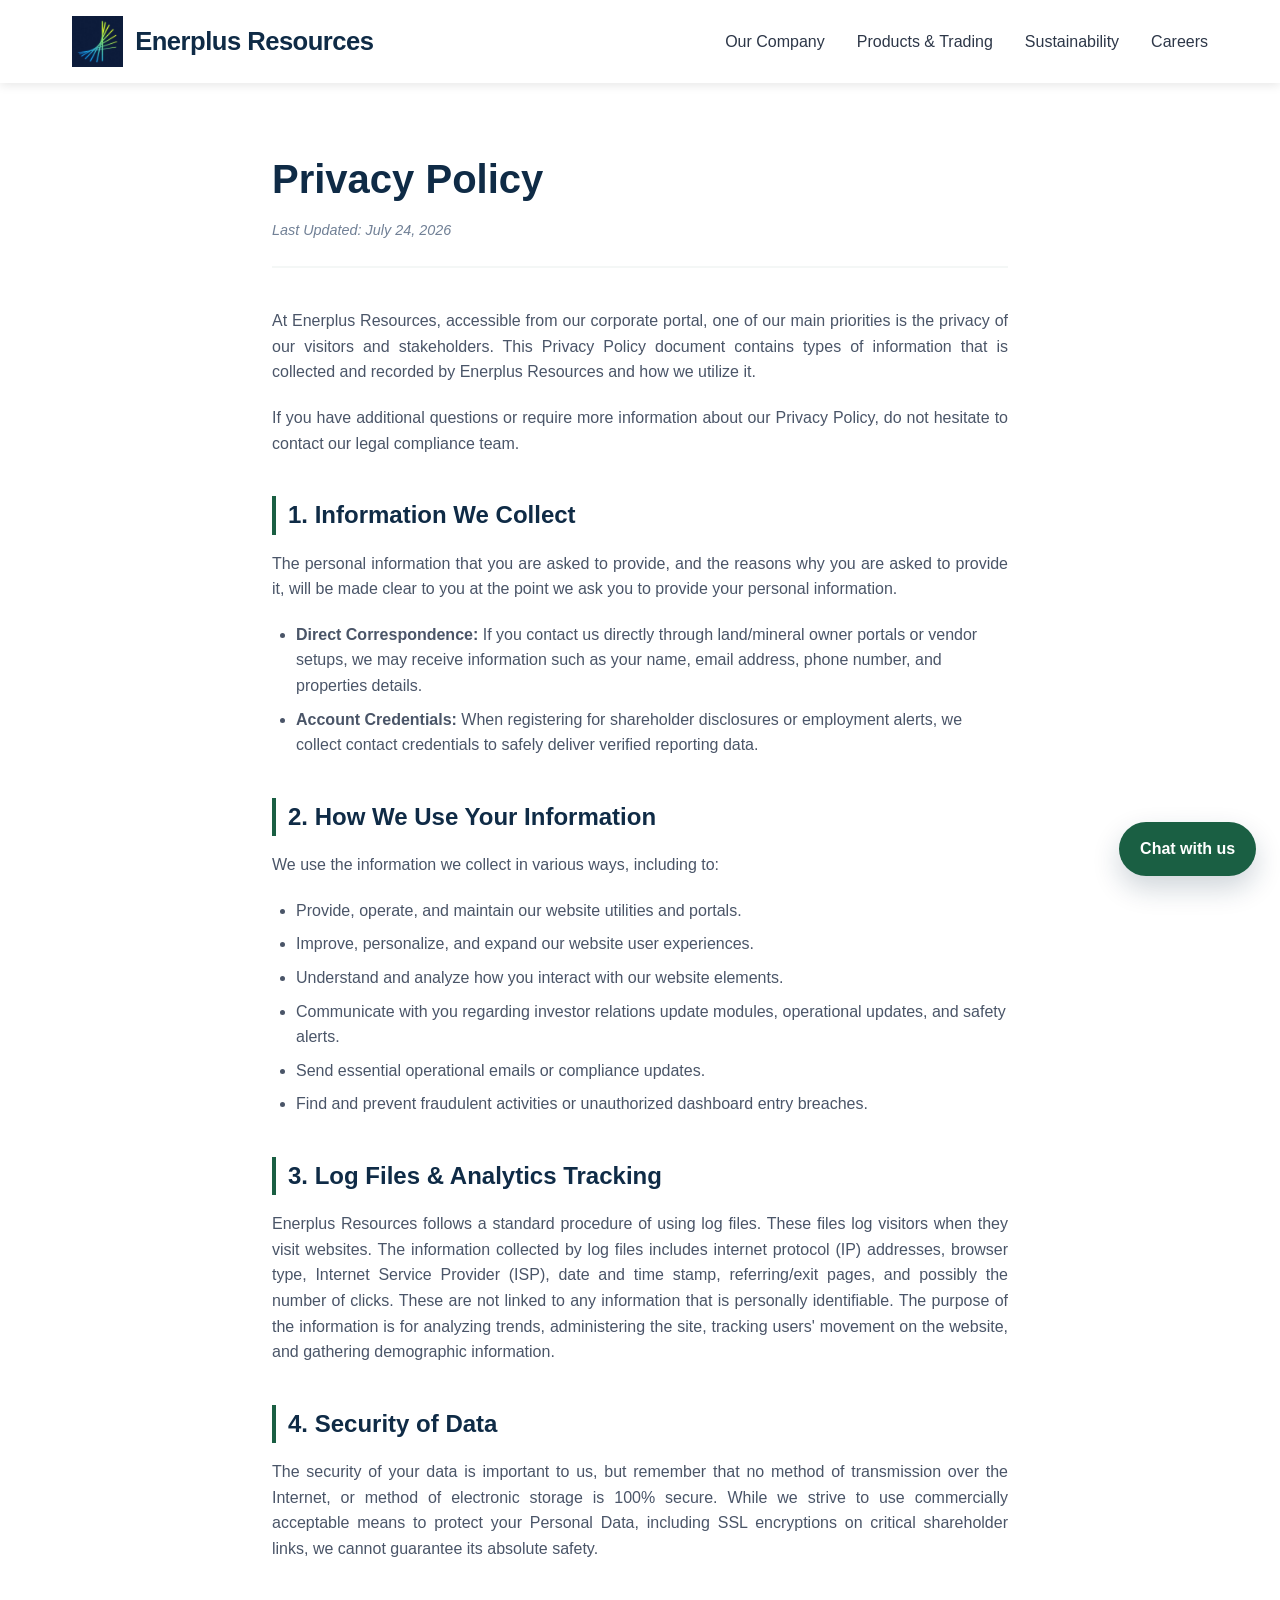
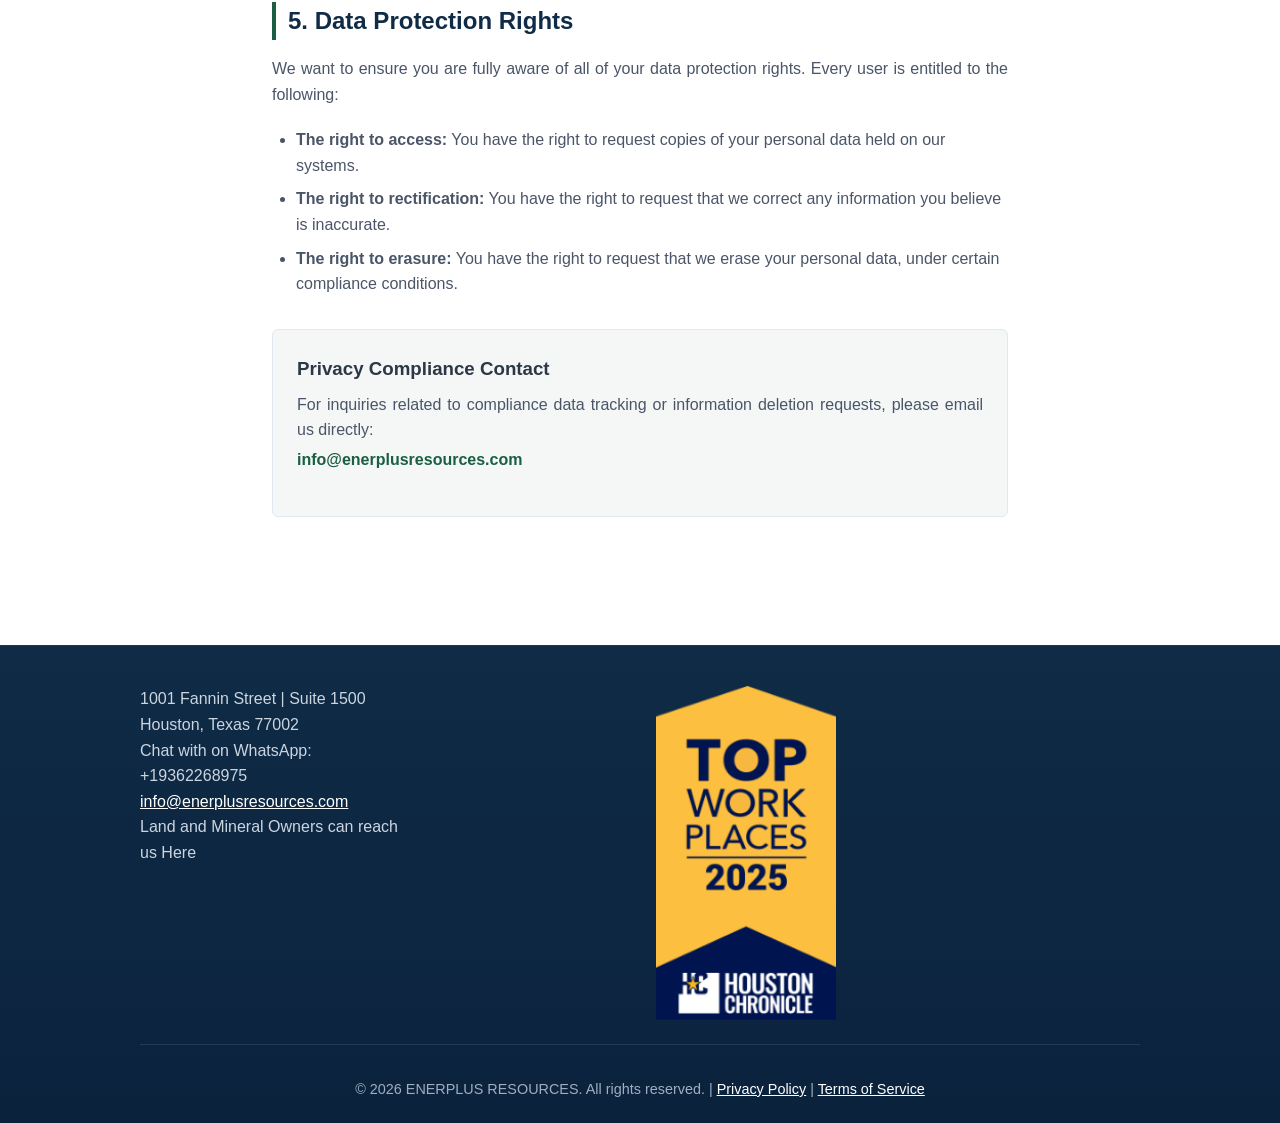
<file: privacy-policy.html>
<!DOCTYPE html>
<html lang="en">
<head>
    <meta charset="UTF-8">
    <meta name="viewport" content="width=device-width, initial-scale=1.0">
    <title>Privacy Policy - Enerplus Resources</title>
    <!-- Links to your existing stylesheet -->
    <link rel="stylesheet" href="style.css">
    
</head>
<body>

    <!-- Header Navigation -->
    <header>
        <nav class="navbar">
            <a href="index.html" class="logo">
                <img src="assets/enerplus-logo.jpeg" alt="Enerplus Resources">
                <span class="logo-text">Enerplus Resources</span>
            </a>
            <button class="menu-toggle" id="mobile-menu" aria-label="Toggle Navigation">
                <span></span>
                <span></span>
                <span></span>
            </button>
            <ul class="nav-links" id="nav-list">
                <li><a href="company.html">Our Company</a></li>
                <li><a href="operations.html">Products & Trading</a></li>
                <li><a href="sustainability.html">Sustainability</a></li>
                <li><a href="careers.html">Careers</a></li>
            </ul>
        </nav>
    </header>

    <!-- Main Legal Content Container -->
    <main class="legal-container">
        <div class="legal-header">
            <h1>Privacy Policy</h1>
            <p class="last-updated">Last Updated: July 24, 2026</p>
        </div>

        <article class="legal-content">
            <p>At Enerplus Resources, accessible from our corporate portal, one of our main priorities is the privacy of our visitors and stakeholders. This Privacy Policy document contains types of information that is collected and recorded by Enerplus Resources and how we utilize it.</p>

            <p>If you have additional questions or require more information about our Privacy Policy, do not hesitate to contact our legal compliance team.</p>

            <h2>1. Information We Collect</h2>
            <p>The personal information that you are asked to provide, and the reasons why you are asked to provide it, will be made clear to you at the point we ask you to provide your personal information.</p>
            <ul>
                <li><strong>Direct Correspondence:</strong> If you contact us directly through land/mineral owner portals or vendor setups, we may receive information such as your name, email address, phone number, and properties details.</li>
                <li><strong>Account Credentials:</strong> When registering for shareholder disclosures or employment alerts, we collect contact credentials to safely deliver verified reporting data.</li>
            </ul>

            <h2>2. How We Use Your Information</h2>
            <p>We use the information we collect in various ways, including to:</p>
            <ul>
                <li>Provide, operate, and maintain our website utilities and portals.</li>
                <li>Improve, personalize, and expand our website user experiences.</li>
                <li>Understand and analyze how you interact with our website elements.</li>
                <li>Communicate with you regarding investor relations update modules, operational updates, and safety alerts.</li>
                <li>Send essential operational emails or compliance updates.</li>
                <li>Find and prevent fraudulent activities or unauthorized dashboard entry breaches.</li>
            </ul>

            <h2>3. Log Files & Analytics Tracking</h2>
            <p>Enerplus Resources follows a standard procedure of using log files. These files log visitors when they visit websites. The information collected by log files includes internet protocol (IP) addresses, browser type, Internet Service Provider (ISP), date and time stamp, referring/exit pages, and possibly the number of clicks. These are not linked to any information that is personally identifiable. The purpose of the information is for analyzing trends, administering the site, tracking users' movement on the website, and gathering demographic information.</p>

            <h2>4. Security of Data</h2>
            <p>The security of your data is important to us, but remember that no method of transmission over the Internet, or method of electronic storage is 100% secure. While we strive to use commercially acceptable means to protect your Personal Data, including SSL encryptions on critical shareholder links, we cannot guarantee its absolute safety.</p>

            <h2>5. Data Protection Rights</h2>
            <p>We want to ensure you are fully aware of all of your data protection rights. Every user is entitled to the following:</p>
            <ul>
                <li><strong>The right to access:</strong> You have the right to request copies of your personal data held on our systems.</li>
                <li><strong>The right to rectification:</strong> You have the right to request that we correct any information you believe is inaccurate.</li>
                <li><strong>The right to erasure:</strong> You have the right to request that we erase your personal data, under certain compliance conditions.</li>
            </ul>

            <div class="contact-card">
                <h3>Privacy Compliance Contact</h3>
                <p style="margin-top: 0.5rem; margin-bottom: 0;">For inquiries related to compliance data tracking or information deletion requests, please email us directly:</p>
                <p style="font-weight: bold; color: var(--secondary-color); margin-top: 0.25rem;">info@enerplusresources.com</p>
            </div>
        </article>
    </main>

    <!-- Corporate Footer -->
    <footer>
        <div class="footer-container">
            <div class="footer-info">
                <span>1001 Fannin Street | Suite 1500 Houston, Texas 77002 <br>
                    Chat with on WhatsApp: +19362268975 <br>
                    <a href="mailto:info@enerplusresources.com">info@enerplusresources.com</a>
                </span>
                <p>Land and Mineral Owners can reach us Here</p>
            </div>
            
            <div class="footer-col">
                <div class="award-box">
                    <div class="award-title"><img src="assets/Enerplus_Careers_Workplace_Desktop_Footer.png.webp" alt="Enerplus Careers Workplace Award"></div>
                </div>
            </div>

            <aside class="chat-popover" id="chatPopover" aria-hidden="true"><div class="chat-popover-header"><div><p class="kicker">Private chat</p><h2>How can we help?</h2></div><button class="chat-close" id="chatClose" type="button" aria-label="Close chat">&times;</button></div><form id="chatForm" class="form"><label>Your name<input type="text" id="chatName" required /></label><label>Email<input type="email" id="chatEmail" required /></label><label>Message<textarea id="chatMessage" rows="5" required placeholder="Tell us how we can help you."></textarea></label><button class="primary-btn" type="submit">Send message <span>&#8594;</span></button></form><div id="chatMessageStatus" class="message" hidden></div></aside>

        </div>
        <div class="footer-bottom">
            <p>&copy; 2026 ENERPLUS RESOURCES. All rights reserved. | <a href="privacy-policy.html" style="color: #fff; text-decoration: underline;">Privacy Policy</a> | <a href="terms-of-service.html" style="color: #fff; text-decoration: underline;">Terms of Service</a></p>
        </div>
    </footer>

    <!-- Links to your existing script -->
    <script src="script.js"></script>
</body>
</html>
</file>
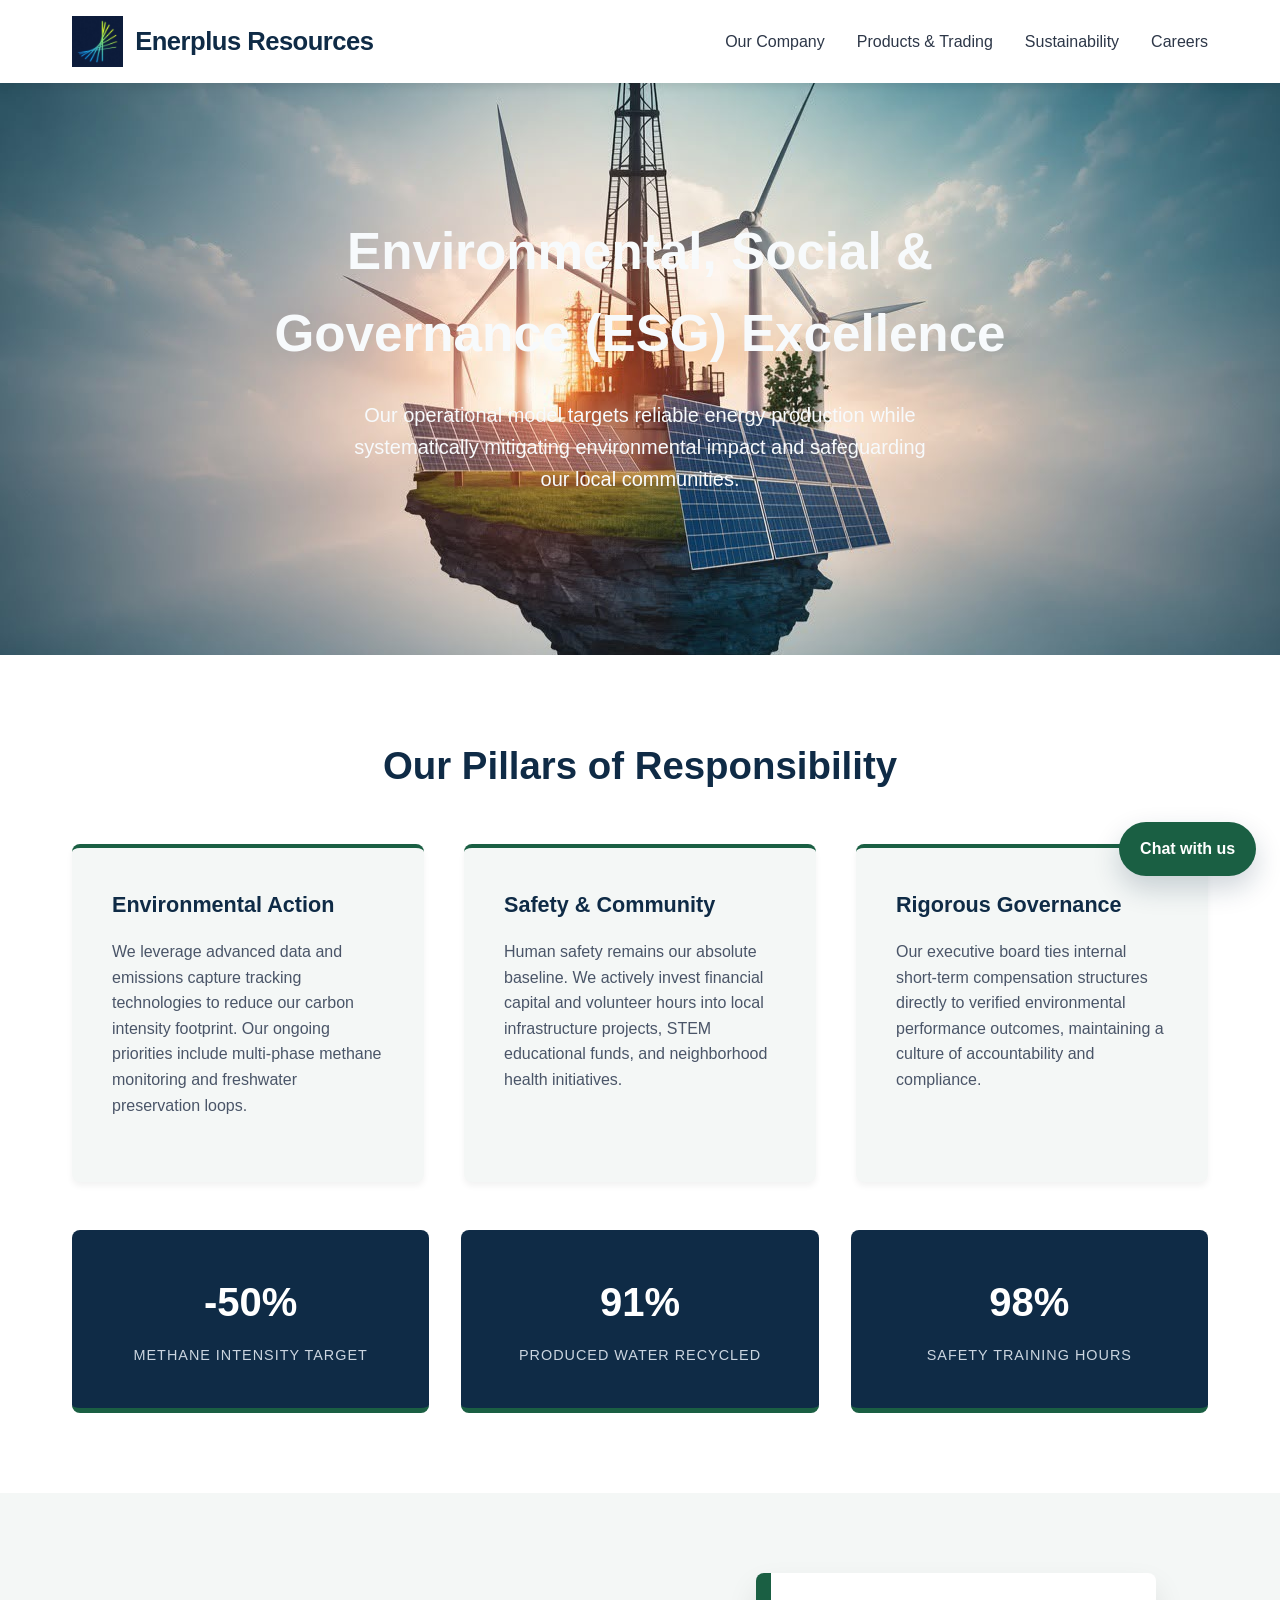
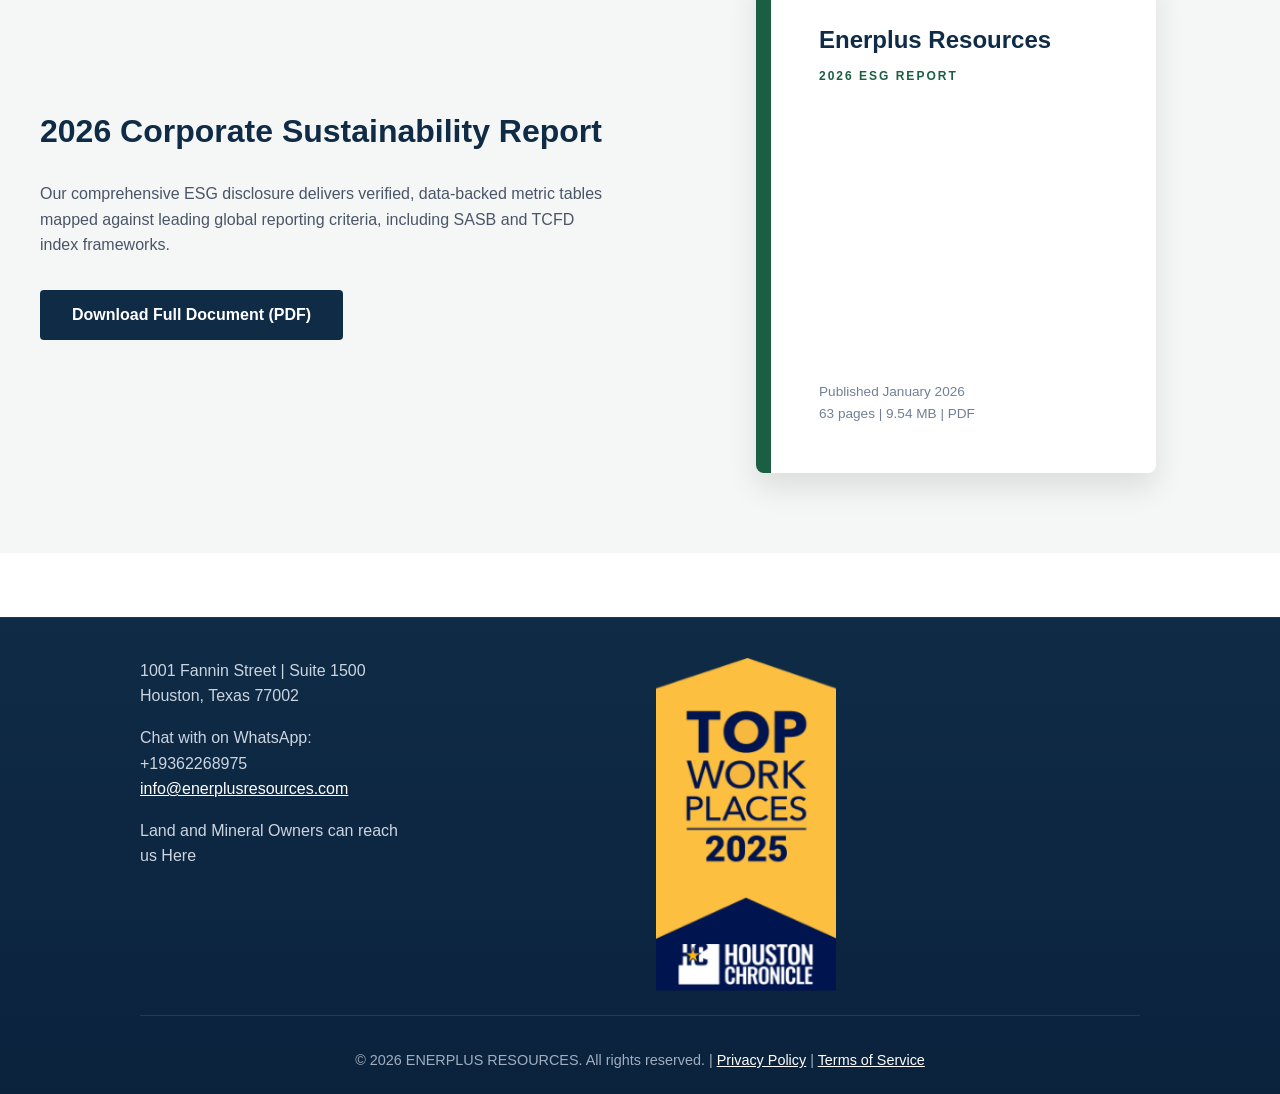
<file: sustainability.html>
<!DOCTYPE html>
<html lang="en">
<head>
    <meta charset="UTF-8">
    <meta name="viewport" content="width=device-width, initial-scale=1.0">
    <title>Sustainability - Enerplus Resources</title>
    <link rel="stylesheet" href="style.css">
    
</head>
<body>

    <!-- Header Navigation -->
     <header>
        <nav class="navbar">
            <a href="index.html" class="logo">
                <img src="assets/enerplus-logo.jpeg" alt="Enerplus Resources">
                <span class="logo-text">Enerplus Resources</span>
            </a>
            <button class="menu-toggle" id="mobile-menu" aria-label="Toggle Navigation" aria-expanded="false">
                <span></span>
                <span></span>
                <span></span>
            </button>
            <ul class="nav-links" id="nav-list">
                <li><a href="company.html">Our Company</a></li>
                <li><a href="operations.html">Products & Trading</a></li>
                <li><a href="sustainability.html">Sustainability</a></li>
                <li><a href="careers.html">Careers</a></li>
            </ul>
        </nav>
    </header>

    <!-- Sustainability Hero Section -->
    <section class="hero sus-hero">
        <div class="hero-content">
            <h1>Environmental, Social & Governance (ESG) Excellence</h1>
            <p>Our operational model targets reliable energy production while systematically mitigating environmental impact and safeguarding our local communities.</p>
        </div>
    </section>

    <!-- Pillars Framework Section -->
    <main class="section">
        <h2 class="section-title">Our Pillars of Responsibility</h2>
        <div class="grid">
            
            <!-- Pillar 1: Environmental -->
            <div class="card" style="border-top-color: var(--secondary-color);">
                <h3>Environmental Action</h3>
                <p>We leverage advanced data and emissions capture tracking technologies to reduce our carbon intensity footprint. Our ongoing priorities include multi-phase methane monitoring and freshwater preservation loops.</p>
            </div>

            <!-- Pillar 2: Social -->
            <div class="card" style="border-top-color: var(--secondary-color);">
                <h3>Safety & Community</h3>
                <p>Human safety remains our absolute baseline. We actively invest financial capital and volunteer hours into local infrastructure projects, STEM educational funds, and neighborhood health initiatives.</p>
            </div>

            <!-- Pillar 3: Governance -->
            <div class="card" style="border-top-color: var(--secondary-color);">
                <h3>Rigorous Governance</h3>
                <p>Our executive board ties internal short-term compensation structures directly to verified environmental performance outcomes, maintaining a culture of accountability and compliance.</p>
            </div>

        </div>

        <!-- Dynamic Impact Analytics Showcase -->
        <div class="metrics-grid">
            <div class="metric-card">
                <span class="metric-number" id="emissions-metric">-50%</span>
                <span class="metric-label">Methane Intensity Target</span>
            </div>
            <div class="metric-card">
                <span class="metric-number" id="recycle-metric">91%</span>
                <span class="metric-label">Produced Water Recycled</span>
            </div>
            <div class="metric-card">
                <span class="metric-number" id="hours-metric">98%</span>
                <span class="metric-label">Safety Training Hours</span>
            </div>
        </div>
    </main>

    <!-- Report Download Block -->
    <section class="report-section">
        <div class="report-container">
            <div class="report-content">
                <h2 style="color: var(--primary-color); margin-bottom: 1.5rem; font-size: 2rem;">2026 Corporate Sustainability Report</h2>
                <p style="margin-bottom: 2rem; color: #4a5568;">Our comprehensive ESG disclosure delivers verified, data-backed metric tables mapped against leading global reporting criteria, including SASB and TCFD index frameworks.</p>
                <a href="assets/Enerplus_SR_2025.pdf" class="btn" style="background-color: var(--primary-color);">Download Full Document (PDF)</a>
            </div>
            <div class="report-image">
                <div class="report-mockup">
                    <div>
                        <h4 style="color: var(--primary-color); font-size: 1.5rem; margin-bottom: 0.5rem;">Enerplus Resources</h4>
                        <p style="text-transform: uppercase; font-size: 0.75rem; letter-spacing: 2px; color: var(--secondary-color); font-weight: bold;">2026 ESG Report</p>
                    </div>
                    <div style="font-size: 0.85rem; color: #718096;">
                        Published January 2026 <br>
                        63 pages | 9.54 MB | PDF
                    </div>
                </div>
            </div>
        </div>
    </section>

    <!-- Corporate Footer -->
    <footer>
        <div class="footer-container">
            <div class="footer-info">
                <p>1001 Fannin Street | Suite 1500 Houston, Texas 77002</p>
                <p>Chat with on WhatsApp: +19362268975<br><a href="mailto:info@enerplusresources.com">info@enerplusresources.com</a></p>
                <p>Land and Mineral Owners can reach us Here</p>
            </div>
            <div class="footer-col">
                <div class="award-box">
                    <div class="award-title"><img src="assets/Enerplus_Careers_Workplace_Desktop_Footer.png.webp" alt="Enerplus Careers Workplace Award"></div>
                </div>
            </div>

            <aside class="chat-popover" id="chatPopover" aria-hidden="true"><div class="chat-popover-header"><div><p class="kicker">Private chat</p><h2>How can we help?</h2></div><button class="chat-close" id="chatClose" type="button" aria-label="Close chat">&times;</button></div><form id="chatForm" class="form"><label>Your name<input type="text" id="chatName" required /></label><label>Email<input type="email" id="chatEmail" required /></label><label>Message<textarea id="chatMessage" rows="5" required placeholder="Tell us how we can help you."></textarea></label><button class="primary-btn" type="submit">Send message <span>&#8594;</span></button></form><div id="chatMessageStatus" class="message" hidden></div></aside>

        </div>
        <div class="footer-bottom">
            <p>&copy; 2026 ENERPLUS RESOURCES. All rights reserved. | <a href="privacy-policy.html" style="color: #fff; text-decoration: underline;">Privacy Policy</a> | <a href="terms-of-service.html" style="color: #fff; text-decoration: underline;">Terms of Service</a></p>
        </div>
    </footer>

    <!-- Links to your existing script -->
    <script src="script.js"></script>
</body>
</html>
</file>
<file: style.css>
/* CSS Reset & Variables */
* {
    margin: 0;
    padding: 0;
    box-sizing: border-box;
    font-family: 'Segoe UI', Tahoma, Geneva, Verdana, sans-serif;
}

:root {
    --primary-color: #0f2b46;
    --secondary-color: #1a5f43;
    --accent-color: #e67e22;
    --text-dark: #2d3748;
    --text-light: #f7fafc;
    --bg-light: #f4f7f6;
    --transition: all 0.3s ease;
}

html {
    scroll-behavior: smooth;
}

body {
    color: var(--text-dark);
    line-height: 1.6;
    background-color: #fff;
}

a {
    color: inherit;
}

img {
    max-width: 100%;
    display: block;
}

/* Navigation Bar */
header {
    background-color: #fff;
    box-shadow: 0 2px 10px rgba(0,0,0,0.1);
    position: sticky;
    top: 0;
    z-index: 1000;
}

.navbar {
    max-width: 1200px;
    margin: 0 auto;
    display: flex;
    justify-content: space-between;
    align-items: center;
    padding: 1rem 2rem;
}

.logo {
    display: inline-flex;
    align-items: center;
    gap: 0.75rem;
    font-size: 1.5rem;
    font-weight: bold;
    color: var(--primary-color);
    text-decoration: none;
}

.logo {
    flex-shrink: 0;
}

.logo img {
    width: clamp(46px, 4vw, 56px);
    height: auto;
    object-fit: contain;
    display: block;
}

.logo-text {
    font-size: clamp(1.1rem, 2vw, 1.6rem);
    letter-spacing: -0.02em;
}

.nav-links {
    display: flex;
    align-items: center;
    list-style: none;
    gap: 2rem;
}

.nav-links li {
    list-style: none;
}

.nav-links a {
    text-decoration: none;
    color: var(--text-dark);
    font-weight: 500;
    transition: var(--transition);
}

.nav-links a:hover,
.nav-links a.active {
    color: var(--secondary-color);
}

/* Mobile Menu Toggle */
.menu-toggle {
    display: none;
    flex-direction: column;
    gap: 5px;
    cursor: pointer;
    background: none;
    border: none;
    padding: 0.25rem;
}

.menu-toggle span {
    width: 25px;
    height: 3px;
    background-color: var(--primary-color);
    transition: var(--transition);
}

/* Hero Banner */
.hero {
    background: linear-gradient(rgba(15, 43, 70, 0.85), rgba(15, 43, 70, 0.85)), url('assets/enerplus-testkits.jpeg') no-repeat center center/cover;
    color: var(--text-light);
    text-align: center;
    padding: 8rem 2rem;
}

.hero-content {
    max-width: 800px;
    margin: 0 auto;
}

.hero h1 {
    font-size: clamp(2.2rem, 4vw, 3.5rem);
    margin-bottom: 1.5rem;
    font-weight: 700;
}

.hero p {
    font-size: 1.25rem;
    max-width: 600px;
    margin: 0 auto 2rem auto;
}

.btn,
.primary-btn,
.btn-order {
    display: inline-flex;
    align-items: center;
    justify-content: center;
    background-color: var(--secondary-color);
    color: white;
    padding: 0.75rem 2rem;
    border-radius: 4px;
    text-decoration: none;
    font-weight: bold;
    transition: var(--transition);
    border: none;
    cursor: pointer;
}

.btn:hover,
.primary-btn:hover,
.btn-order:hover {
    background-color: #134631;
    transform: translateY(-2px);
}

/* Content Sections */
.section {
    max-width: 1200px;
    margin: 0 auto;
    padding: 5rem 2rem;
}

.section-title {
    text-align: center;
    font-size: clamp(1.8rem, 3vw, 2.4rem);
    color: var(--primary-color);
    margin-bottom: 3rem;
}

.section-subtitle {
    text-align: center;
    color: var(--text-dark);
    margin-bottom: 2rem;
}

/* Info Grid / Cards */
.grid,
.team-grid,
.ops-grid {
    display: grid;
    grid-template-columns: repeat(auto-fit, minmax(260px, 1fr));
    gap: 2.5rem;
}

.card,
.team-card,
.ops-card {
    background-color: var(--bg-light);
    padding: 2.5rem;
    border-radius: 8px;
    box-shadow: 0 4px 6px rgba(0,0,0,0.05);
    transition: var(--transition);
    border-top: 4px solid var(--primary-color);
}

.card:hover,
.team-card:hover,
.ops-card:hover {
    transform: translateY(-5px);
    box-shadow: 0 10px 15px rgba(0,0,0,0.1);
}

.card h3,
.team-card h3,
.ops-card h3 {
    color: var(--primary-color);
    margin-bottom: 1rem;
    font-size: 1.35rem;
}

.card p,
.team-card p,
.ops-card p {
    color: #4a5568;
    margin-bottom: 1.5rem;
}

.card-link {
    color: var(--secondary-color);
    text-decoration: none;
    font-weight: bold;
}

.filter-section,
.filter-buttons {
    max-width: 900px;
    margin: 0 auto 2rem;
}

.search-input {
    width: 100%;
    border: 1px solid rgba(15, 43, 70, 0.2);
    background: #fff;
    border-radius: 8px;
    padding: 0.9rem 1rem;
    font-size: 1rem;
}

.filter-buttons {
    display: flex;
    flex-wrap: wrap;
    gap: 0.75rem;
    justify-content: center;
}

.filter-btn {
    background: #edf2f7;
    color: var(--primary-color);
    border: 1px solid rgba(15, 43, 70, 0.12);
    border-radius: 999px;
    padding: 0.65rem 1rem;
    cursor: pointer;
    font-weight: 600;
    transition: var(--transition);
}

.filter-btn.active {
    background: var(--primary-color);
    color: #fff;
}

.jobs-list {
    display: grid;
    gap: 1rem;
}

.job-row {
    display: flex;
    align-items: center;
    justify-content: space-between;
    gap: 1rem;
    background: #fff;
    border: 1px solid rgba(15, 43, 70, 0.12);
    border-radius: 12px;
    padding: 1.35rem 1.5rem;
    box-shadow: 0 2px 8px rgba(0,0,0,0.02);
}

.job-info {
    flex: 1;
}

.job-row h3 {
    color: var(--primary-color);
    margin-bottom: 0.5rem;
}

.job-meta {
    display: flex;
    flex-wrap: wrap;
    gap: 1rem;
    color: var(--text-dark);
    font-size: 0.95rem;
}

.ops-card {
    display: flex;
    flex-direction: column;
    justify-content: space-between;
    padding: 0;
    overflow: hidden;
}

.ops-card-body {
    padding: 2rem 1.5rem 1rem;
}

.ops-badge {
    display: inline-block;
    background: rgba(26, 95, 67, 0.1);
    color: var(--secondary-color);
    padding: 0.35rem 0.7rem;
    border-radius: 999px;
    font-size: 0.74rem;
    font-weight: 700;
    letter-spacing: 0.04em;
    text-transform: uppercase;
    margin-bottom: 1rem;
}

.product-specs {
    background: rgba(15, 43, 70, 0.05);
    color: var(--text-dark);
    border-radius: 8px;
    padding: 0.75rem 1rem;
    margin-top: 1rem;
    font-size: 0.92rem;
}

.btn-order {
    margin: 0 1.5rem 1.5rem;
}

.featured-products-grid {
    display: grid;
    grid-template-columns: repeat(3, minmax(0, 1fr));
    gap: 1.5rem;
}

.featured-products-grid .ops-card {
    min-width: 0;
}

.featured-products-grid .ops-card-body {
    padding: 1.5rem 1.25rem 1rem;
}

.featured-products-grid .ops-card-body h3 {
    overflow-wrap: anywhere;
}

.featured-products-cta {
    margin-top: 2rem;
    text-align: center;
}

@media (max-width: 850px) {
    .featured-products-grid {
        grid-template-columns: repeat(2, minmax(0, 1fr));
    }
}

@media (max-width: 560px) {
    .featured-products-grid {
        grid-template-columns: 1fr;
    }
}

.timeline-section,
.section-values {
    max-width: 1200px;
    margin: 0 auto;
    padding: 0 2rem 4rem;
}

.timeline-container {
    display: grid;
    gap: 1.5rem;
}

.timeline-item {
    display: grid;
    grid-template-columns: 120px 1fr;
    gap: 1.5rem;
    align-items: start;
    background: var(--bg-light);
    border-radius: 12px;
    padding: 1.5rem;
}

.timeline-year {
    font-size: 1.5rem;
    font-weight: 800;
    color: var(--secondary-color);
}

.timeline-content h3 {
    color: var(--primary-color);
    margin-bottom: 0.5rem;
}

.values-list {
    list-style: none;
    display: grid;
    gap: 1rem;
    max-width: 900px;
    margin: 0 auto;
    padding: 0;
}

.values-list li {
    background: #fff;
    border: 1px solid rgba(15, 43, 70, 0.08);
    border-radius: 12px;
    padding: 1rem 1.25rem;
}

.team-grid {
    margin-top: 2rem;
}

.team-card {
    text-align: center;
    padding: 2rem 1.5rem;
}

.team-avatar {
    width: 70px;
    height: 70px;
    margin: 0 auto 1rem;
    border-radius: 50%;
    display: grid;
    place-items: center;
    background: linear-gradient(135deg, var(--primary-color), var(--secondary-color));
    color: #fff;
    font-weight: 700;
}

/* Footer & Hotlines */
footer {
    background: linear-gradient(180deg, var(--primary-color) 0%, #0b223d 100%);
    color: var(--text-light);
    padding: 2.5rem 1.5rem 1.25rem;
    margin-top: 4rem;
    border-top: 1px solid rgba(255,255,255,0.08);
}

.footer-container {
    max-width: 1000px;
    margin: 0 auto;
    display: grid;
    grid-template-columns: repeat(auto-fit, minmax(210px, 1fr));
    gap: 1.5rem 2rem;
    align-items: start;
    border-bottom: 1px solid rgba(255,255,255,0.1);
    padding-bottom: 1.5rem;
}

.footer-info {
    color: #cbd5e0;
    line-height: 1.6;
    max-width: 260px;
}

.footer-info span {
    display: block;
    max-width: 280px;
}

.footer-info p {
    margin: 0 0 1rem;
}

.footer-info a,
.footer-bottom a {
    color: #fff;
    text-decoration: underline;
}

.footer-col {
    display: flex;
    flex-direction: column;
    align-items: flex-start;
}

.footer-col h4 {
    margin-bottom: 1.5rem;
    font-size: 1.1rem;
    color: #fff;
}

.footer-col ul {
    list-style: none;
}

.footer-col ul li {
    margin-bottom: 0.75rem;
}

.footer-col ul li a {
    color: #cbd5e0;
    text-decoration: none;
    transition: var(--transition);
}

.footer-col ul li a:hover {
    color: #fff;
}

.award-box {
    max-width: 180px;
    width: 100%;
}

.award-box img {
    width: 100%;
    height: auto;
    display: block;
}

.hotline-box {
    background-color: rgba(255,255,255,0.05);
    padding: 1rem;
    border-radius: 4px;
    margin-bottom: 1rem;
}

.hotline-title {
    font-size: 0.85rem;
    text-transform: uppercase;
    letter-spacing: 1px;
    color: #a0aec0;
}

.hotline-number {
    font-size: 1.2rem;
    font-weight: bold;
    color: var(--accent-color);
}

.chat-popover {
    position: fixed;
    right: 1.25rem;
    bottom: 1.25rem;
    width: min(360px, calc(100vw - 1.5rem));
    background: #fff;
    border: 1px solid rgba(15, 43, 70, 0.1);
    border-radius: 14px;
    box-shadow: 0 18px 45px rgba(0, 0, 0, 0.18);
    z-index: 1100;
    overflow: hidden;
}

.chat-popover[aria-hidden="true"] {
    display: none;
}

.chat-launcher {
    position: fixed;
    right: 1.5rem;
    bottom: 1.5rem;
    z-index: 1200;
    background: var(--secondary-color);
    color: #fff;
    border: none;
    border-radius: 999px;
    padding: 0.9rem 1.3rem;
    font: inherit;
    font-weight: 700;
    cursor: pointer;
    box-shadow: 0 12px 28px rgba(15, 43, 70, 0.2);
}

.chat-launcher:hover {
    background: #134631;
}

.chat-popover-header {
    background: rgba(15, 43, 70, 0.04);
    border-bottom: 1px solid rgba(15, 43, 70, 0.08);
    padding: 1rem 1.25rem;
    display: flex;
    justify-content: space-between;
    align-items: center;
}

.kicker {
    text-transform: uppercase;
    letter-spacing: 0.08em;
    font-size: 0.72rem;
    color: var(--secondary-color);
    font-weight: 700;
    margin-bottom: 0.25rem;
}

.chat-popover-header h2 {
    color: var(--primary-color);
    font-size: 1.5rem;
}

.chat-close {
    background: transparent;
    border: none;
    color: var(--primary-color);
    font-size: 2rem;
    line-height: 1;
    cursor: pointer;
}

.form {
    display: grid;
    gap: 1rem;
    padding: 1.25rem;
}

.form label {
    display: grid;
    gap: 0.45rem;
    color: var(--primary-color);
    font-weight: 600;
}

.form input,
.form textarea {
    width: 100%;
    border: 1px solid rgba(15, 43, 70, 0.16);
    border-radius: 8px;
    padding: 0.75rem 0.9rem;
    font: inherit;
    resize: vertical;
}

.message {
    padding: 0 1.25rem 1.25rem;
    color: var(--secondary-color);
    font-weight: 600;
}

.footer-bottom {
    max-width: 1200px;
    margin: 2rem auto 0 auto;
    text-align: center;
    font-size: 0.9rem;
    color: #a0aec0;
}

.footer-bottom p {
    margin: 0;
    line-height: 1.8;
}

@media (max-width: 768px) {
    .navbar {
        position: relative;
    }

    .menu-toggle {
        display: flex;
    }

    .nav-links {
        display: none;
        position: absolute;
        top: calc(100% + 0.5rem);
        right: 1rem;
        left: 1rem;
        flex-direction: column;
        padding: 1rem;
        background: #fff;
        border: 1px solid rgba(15, 43, 70, 0.08);
        border-radius: 12px;
        box-shadow: 0 12px 24px rgba(0,0,0,0.08);
    }

    .nav-links.active {
        display: flex;
    }

    .job-row,
    .timeline-item {
        grid-template-columns: 1fr;
        display: grid;
    }

    .hero {
        padding: 6rem 1rem;
    }

    .section,
    .timeline-section,
    .section-values {
        padding-left: 1rem;
        padding-right: 1rem;
    }

    .footer-container {
        gap: 2rem;
    }

    .footer-bottom {
        font-size: 0.8rem;
    }
}


/* Responsive Adaptive Viewports */
@media (max-width: 768px) {
    .menu-toggle {
        display: flex;
    }

    .nav-links {
        display: none;
        flex-direction: column;
        position: absolute;
        top: 100%;
        left: 0;
        width: 100%;
        background-color: #fff;
        padding: 2rem;
        box-shadow: 0 10px 10px rgba(0,0,0,0.1);
        gap: 1.5rem;
    }

    .nav-links.active {
        display: flex;
    }

    .hero h1 {
        font-size: 2rem;
    }
}

/*  Sustainability section */
        .sus-hero {
            background: url('assets/enerplus-sustainability-bg.jpeg') no-repeat center center/cover;
        }

        .metrics-grid {
            display: grid;
            grid-template-columns: repeat(auto-fit, minmax(220px, 1fr));
            gap: 2rem;
            margin-top: 3rem;
        }

        .metric-card {
            background-color: var(--primary-color);
            color: var(--text-light);
            text-align: center;
            padding: 2.5rem 1.5rem;
            border-radius: 8px;
            border-bottom: 5px solid var(--secondary-color);
        }

        .metric-number {
            font-size: 2.5rem;
            font-weight: bold;
            color: #fff;
            margin-bottom: 0.5rem;
            display: block;
        }

        .metric-label {
            font-size: 0.9rem;
            text-transform: uppercase;
            letter-spacing: 1px;
            color: #cbd5e0;
        }

        .report-section {
            background-color: var(--bg-light);
            padding: 5rem 2rem;
        }

        .report-container {
            max-width: 1200px;
            margin: 0 auto;
            display: flex;
            align-items: center;
            gap: 4rem;
        }

        .report-content {
            flex: 1;
        }

        .report-image {
            flex: 1;
            display: flex;
            justify-content: center;
        }

        .report-mockup {
            width: 100%;
            max-width: 400px;
            height: 500px;
            background-color: #fff;
            border-radius: 8px;
            box-shadow: 0 15px 30px rgba(0,0,0,0.1);
            border-left: 15px solid var(--secondary-color);
            padding: 3rem;
            display: flex;
            flex-direction: column;
            justify-content: space-between;
        }

        @media (max-width: 768px) {
            .report-container {
                flex-direction: column-reverse;
                gap: 2rem;
            }
        }

/* Privacy Policy Section */
        .legal-container {
            max-width: 800px;
            margin: 0 auto;
            padding: 4rem 2rem;
        }

        .legal-header {
            border-bottom: 2px solid var(--bg-light);
            padding-bottom: 1.5rem;
            margin-bottom: 2.5rem;
        }

        .legal-header h1 {
            color: var(--primary-color);
            font-size: 2.5rem;
            margin-bottom: 0.5rem;
        }

        .last-updated {
            color: #718096;
            font-size: 0.9rem;
            font-style: italic;
        }

        .legal-content h2 {
            color: var(--primary-color);
            font-size: 1.5rem;
            margin-top: 2.5rem;
            margin-bottom: 1rem;
            border-left: 4px solid var(--secondary-color);
            padding-left: 0.75rem;
        }

        .legal-content p {
            color: #4a5568;
            margin-bottom: 1.25rem;
            text-align: justify;
        }

        .legal-content ul {
            margin-left: 1.5rem;
            margin-bottom: 1.5rem;
            color: #4a5568;
        }

        .legal-content li {
            margin-bottom: 0.5rem;
        }

        .contact-card {
            background-color: var(--bg-light);
            border: 1px solid #e2e8f0;
            border-radius: 6px;
            padding: 1.5rem;
            margin-top: 2rem;
        }


        /* Careers Page Specific Layouts */
        .careers-hero {
            background: linear-gradient(rgba(15, 43, 70, 0.85), rgba(26, 95, 67, 0.8)), url('assets/enerplus-research-lab.jpeg') no-repeat center center/cover;
        }

        .filter-section {
            background-color: var(--bg-light);
            padding: 2rem;
            border-radius: 8px;
            margin-bottom: 3rem;
            display: flex;
            gap: 1rem;
            align-items: center;
        }

        .search-input {
            flex: 1;
            padding: 0.75rem 1rem;
            border: 1px solid #cbd5e0;
            border-radius: 4px;
            font-size: 1rem;
        }

        .search-input:focus {
            outline: 2px solid var(--secondary-color);
        }

        .jobs-list {
            display: flex;
            flex-direction: column;
            gap: 1.5rem;
        }

        .job-row {
            display: flex;
            justify-content: space-between;
            align-items: center;
            padding: 2rem;
            background-color: #fff;
            border: 1px solid #e2e8f0;
            border-radius: 6px;
            transition: var(--transition);
        }

        .job-row:hover {
            border-color: var(--secondary-color);
            box-shadow: 0 4px 12px rgba(0,0,0,0.05);
        }

        .job-info h3 {
            color: var(--primary-color);
            margin-bottom: 0.25rem;
        }

        .job-meta {
            font-size: 0.9rem;
            color: #718096;
            display: flex;
            gap: 1.5rem;
        }

        .job-meta span {
            display: flex;
            align-items: center;
            gap: 0.25rem;
        }

        @media (max-width: 768px) {
            .filter-section {
                flex-direction: column;
                align-items: stretch;
            }
            .job-row {
                flex-direction: column;
                align-items: flex-start;
                gap: 1.5rem;
            }
        }

        /* Operations Page Specific Layouts */
        .ops-hero {
            background: linear-gradient(rgba(15, 43, 70, 0.85), rgba(15, 43, 70, 0.85)), url('assets/enerplus-tank.jpeg') no-repeat center center/cover;
        }

        .filter-buttons {
            display: flex;
            justify-content: center;
            gap: 1rem;
            margin-bottom: 3rem;
            flex-wrap: wrap;
        }

        .filter-btn {
            background-color: var(--bg-light);
            color: var(--primary-color);
            border: 2px solid var(--primary-color);
            padding: 0.75rem 1.5rem;
            border-radius: 4px;
            font-weight: bold;
            cursor: pointer;
            transition: var(--transition);
        }

        .filter-btn.active, .filter-btn:hover {
            background-color: var(--primary-color);
            color: #fff;
        }

        .ops-grid {
            display: grid;
            grid-template-columns: repeat(auto-fit, minmax(350px, 1fr));
            gap: 2.5rem;
        }

        .ops-card {
            background-color: #fff;
            border: 1px solid #e2e8f0;
            border-radius: 8px;
            overflow: hidden;
            box-shadow: 0 4px 6px rgba(0,0,0,0.05);
            transition: var(--transition);
        }

        .ops-card:hover {
            transform: translateY(-5px);
            box-shadow: 0 10px 15px rgba(0,0,0,0.1);
        }

        .ops-card-img {
            height: 200px;
            background-size: cover;
            background-position: center;
        }

        .ops-card-body {
            padding: 2rem;
        }

        .ops-card-body h3 {
            color: var(--primary-color);
            margin-bottom: 0.5rem;
        }

        .ops-badge {
            display: inline-block;
            background-color: var(--bg-light);
            color: var(--secondary-color);
            padding: 0.25rem 0.75rem;
            border-radius: 50px;
            font-size: 0.8rem;
            font-weight: bold;
            text-transform: uppercase;
            letter-spacing: 0.5px;
            margin-bottom: 1rem;
        }

        .ops-stats {
            margin-top: 1.5rem;
            padding-top: 1.5rem;
            border-top: 1px solid #e2e8f0;
            display: flex;
            justify-content: space-between;
            font-size: 0.9rem;
            color: #4a5568;
        }

        .ops-stats strong {
            color: var(--primary-color);
        }

    
        /* Company Page Specific Layouts */
        .company-hero {
            background: linear-gradient(rgba(15, 43, 70, 0.85), rgba(15, 43, 70, 0.85)), url('assets/enerplus-drilling.jpeg') no-repeat center center/cover;
        }

        /* Timeline Alignment Layout */
        .timeline-section {
            background-color: var(--bg-light);
            padding: 5rem 2rem;
        }

        .timeline-container {
            max-width: 800px;
            margin: 0 auto;
            position: relative;
            padding-left: 2rem;
            border-left: 4px solid var(--secondary-color);
        }

        .timeline-item {
            position: relative;
            margin-bottom: 3rem;
        }

        .timeline-item::before {
            content: '';
            position: absolute;
            left: calc(-2rem - 10px);
            top: 4px;
            width: 16px;
            height: 16px;
            border-radius: 50%;
            background-color: var(--primary-color);
            border: 4px solid #fff;
            box-shadow: 0 0 0 4px var(--secondary-color);
        }

        .timeline-year {
            font-size: 1.5rem;
            font-weight: bold;
            color: var(--secondary-color);
            margin-bottom: 0.5rem;
        }

        .timeline-content h3 {
            color: var(--primary-color);
            margin-bottom: 0.5rem;
        }

        /* Leadership Directory Layout */
        .team-grid {
            display: grid;
            grid-template-columns: repeat(auto-fit, minmax(280px, 1fr));
            gap: 2.5rem;
            margin-top: 3rem;
        }

        .team-card {
            background-color: #fff;
            border: 1px solid #e2e8f0;
            border-radius: 6px;
            padding: 2rem;
            text-align: center;
            box-shadow: 0 4px 6px rgba(0,0,0,0.02);
            transition: var(--transition);
        }

        .team-card:hover {
            transform: translateY(-5px);
            box-shadow: 0 10px 15px rgba(0,0,0,0.08);
            border-color: var(--secondary-color);
        }

        .team-avatar {
            width: 100px;
            height: 100px;
            background-color: var(--bg-light);
            border-radius: 50%;
            margin: 0 auto 1.5rem auto;
            display: flex;
            align-items: center;
            justify-content: center;
            font-size: 2rem;
            font-weight: bold;
            color: var(--primary-color);
            border: 2px solid var(--secondary-color);
        }

        .team-card h3 {
            color: var(--primary-color);
            margin-bottom: 0.25rem;
        }

        .team-card p {
            color: var(--secondary-color);
            font-size: 0.9rem;
            font-weight: 600;
            text-transform: uppercase;
            letter-spacing: 1px;
        }
</file>
